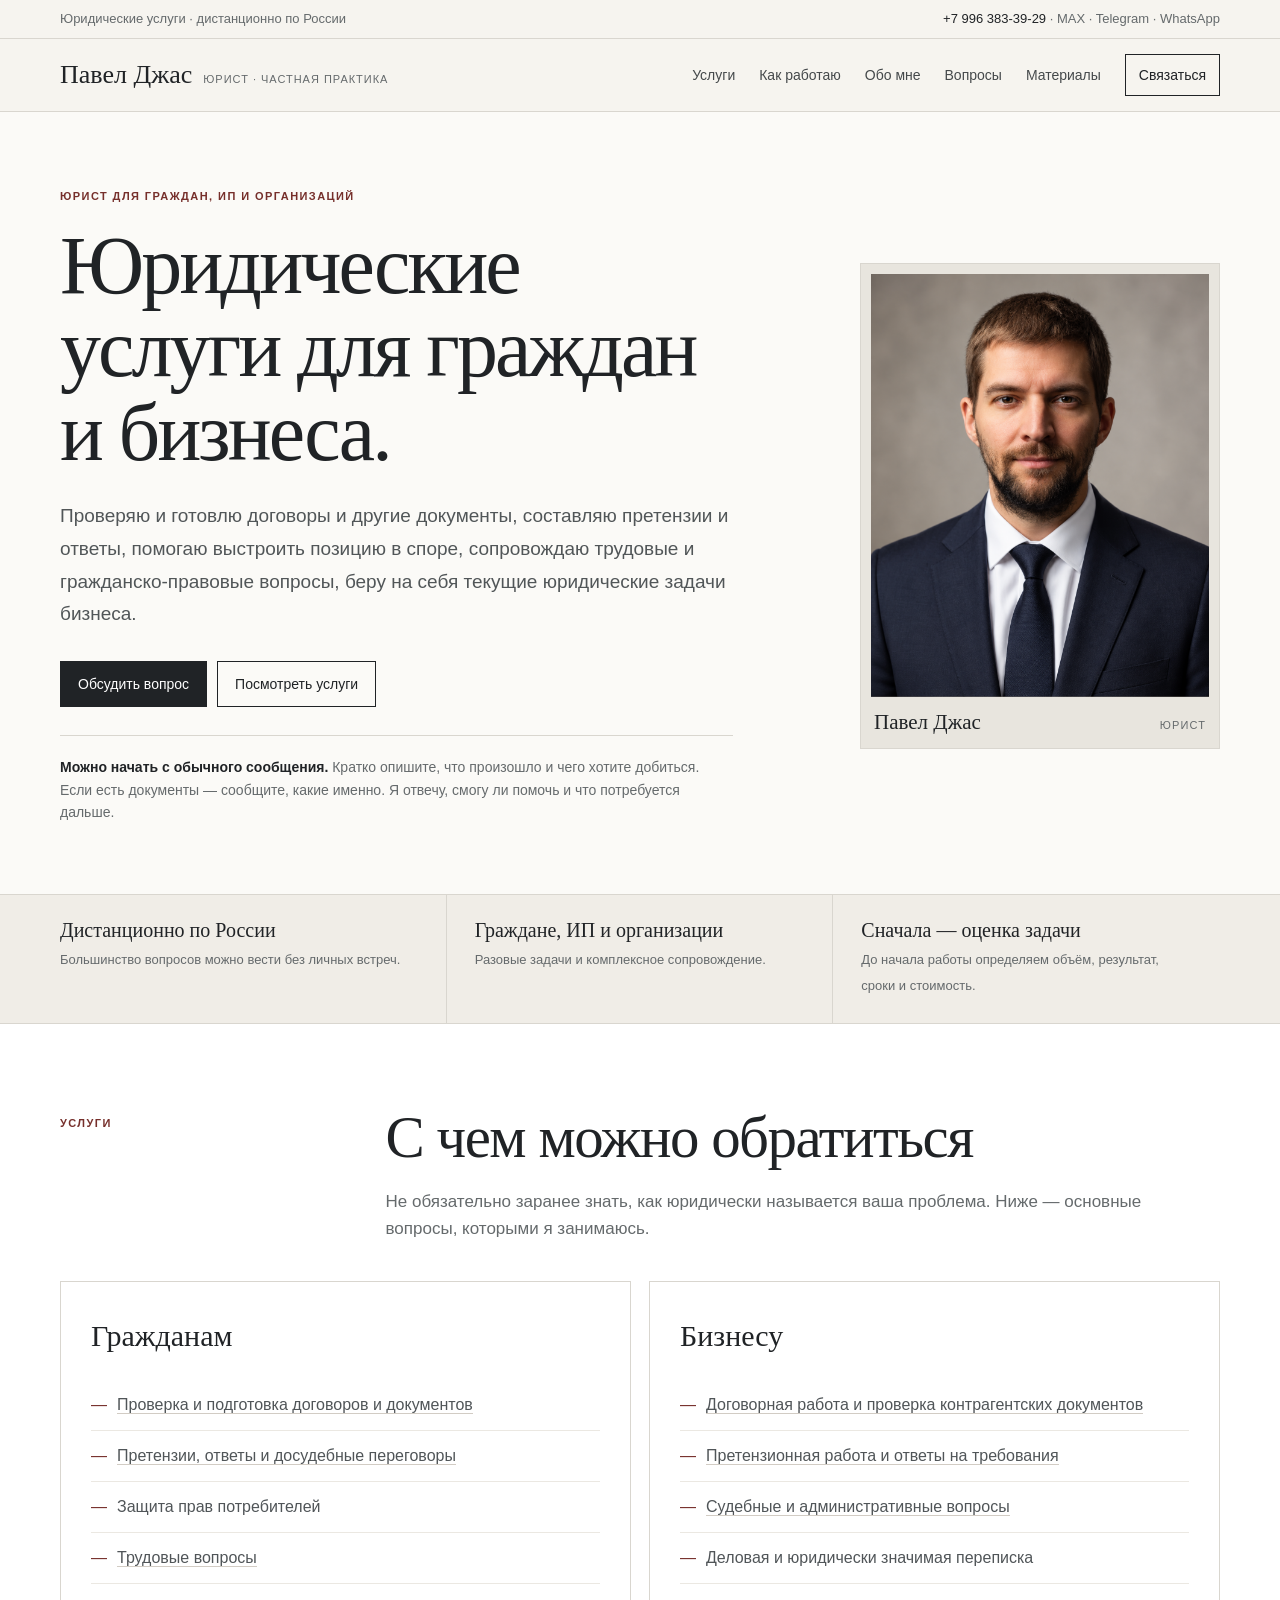
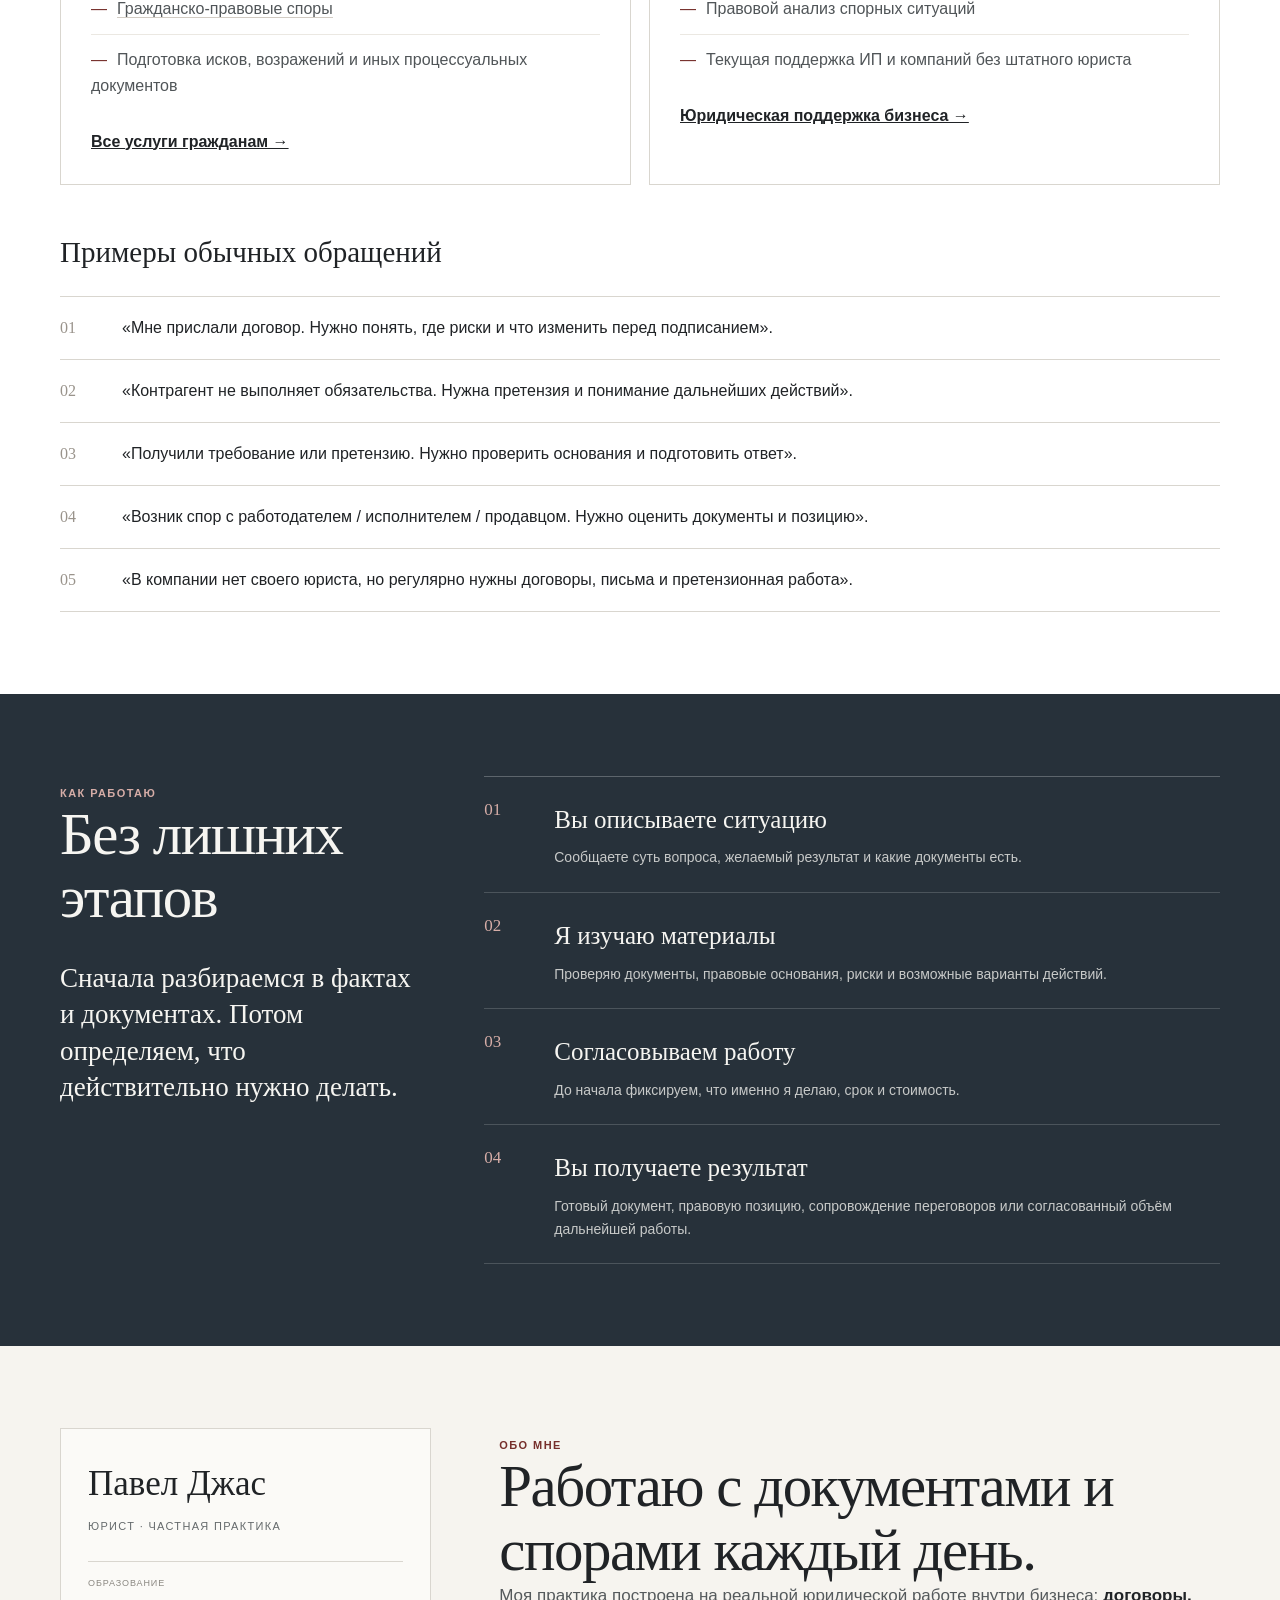
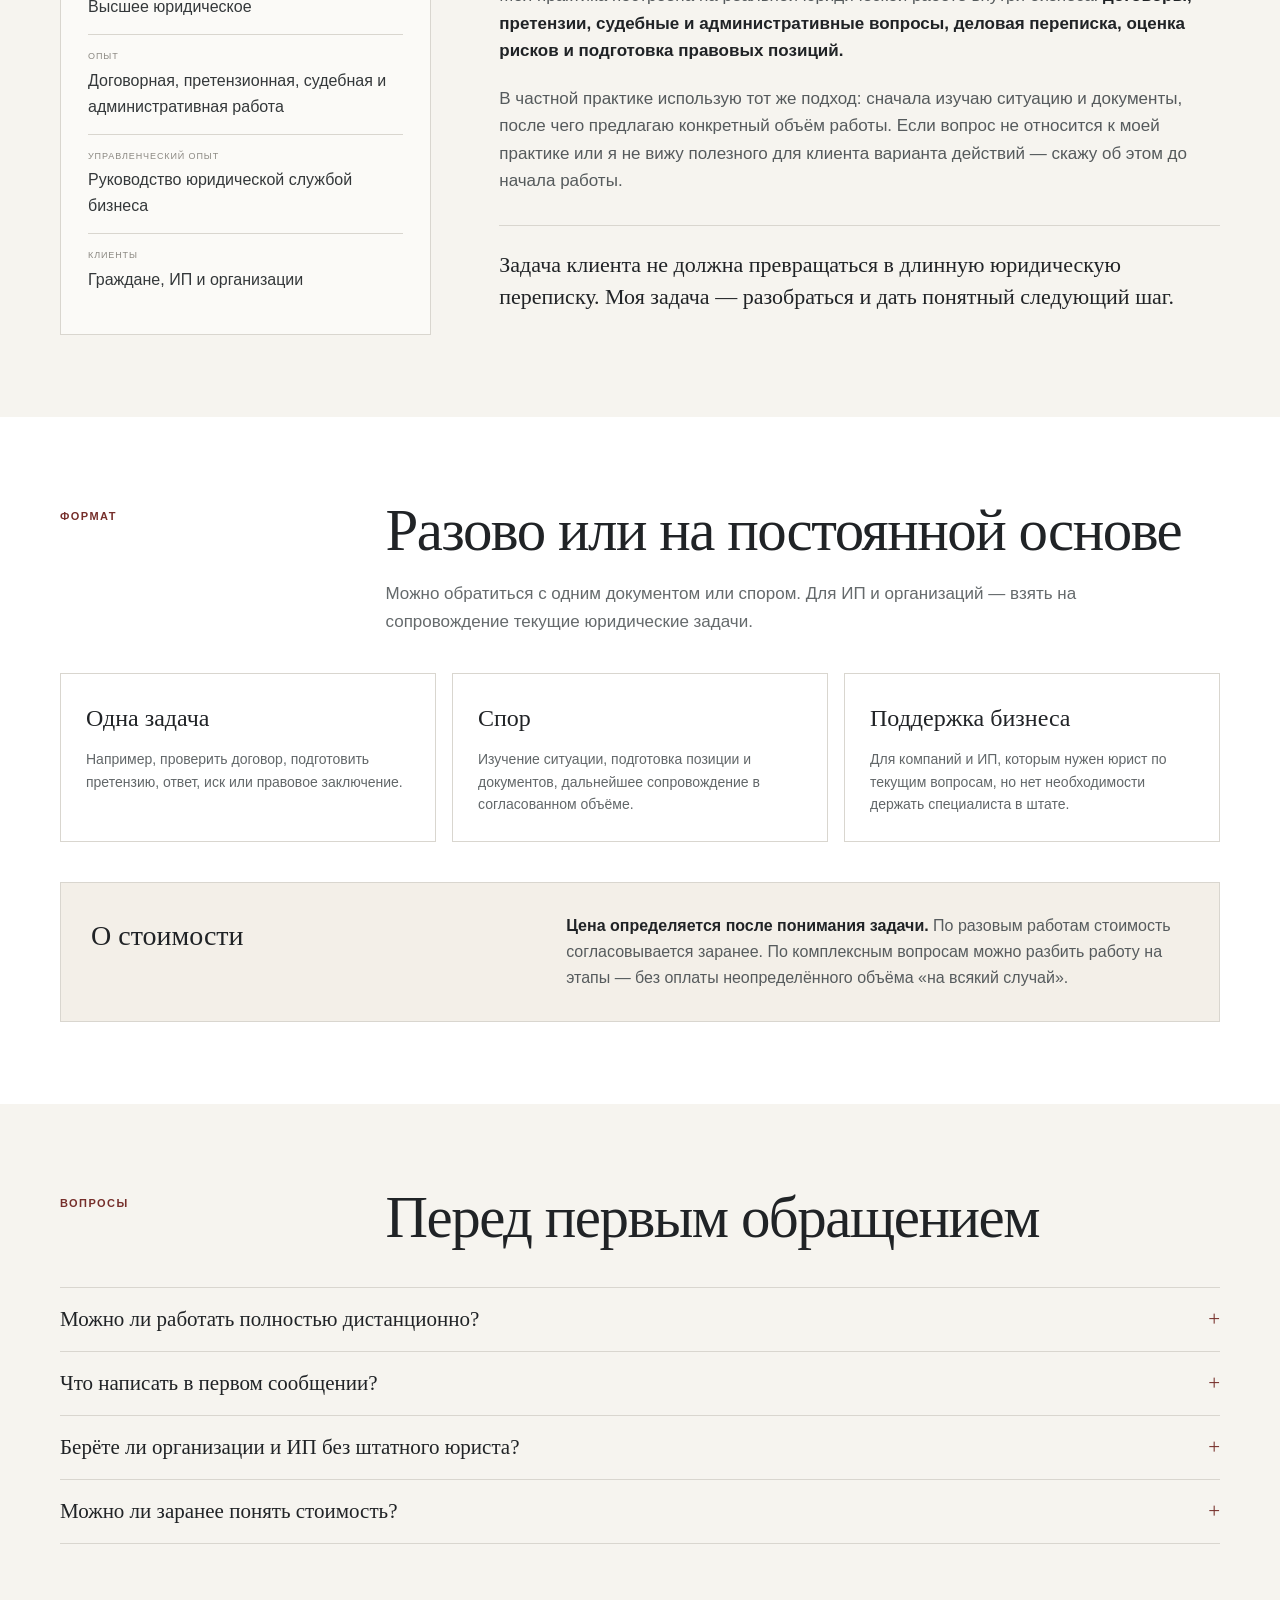
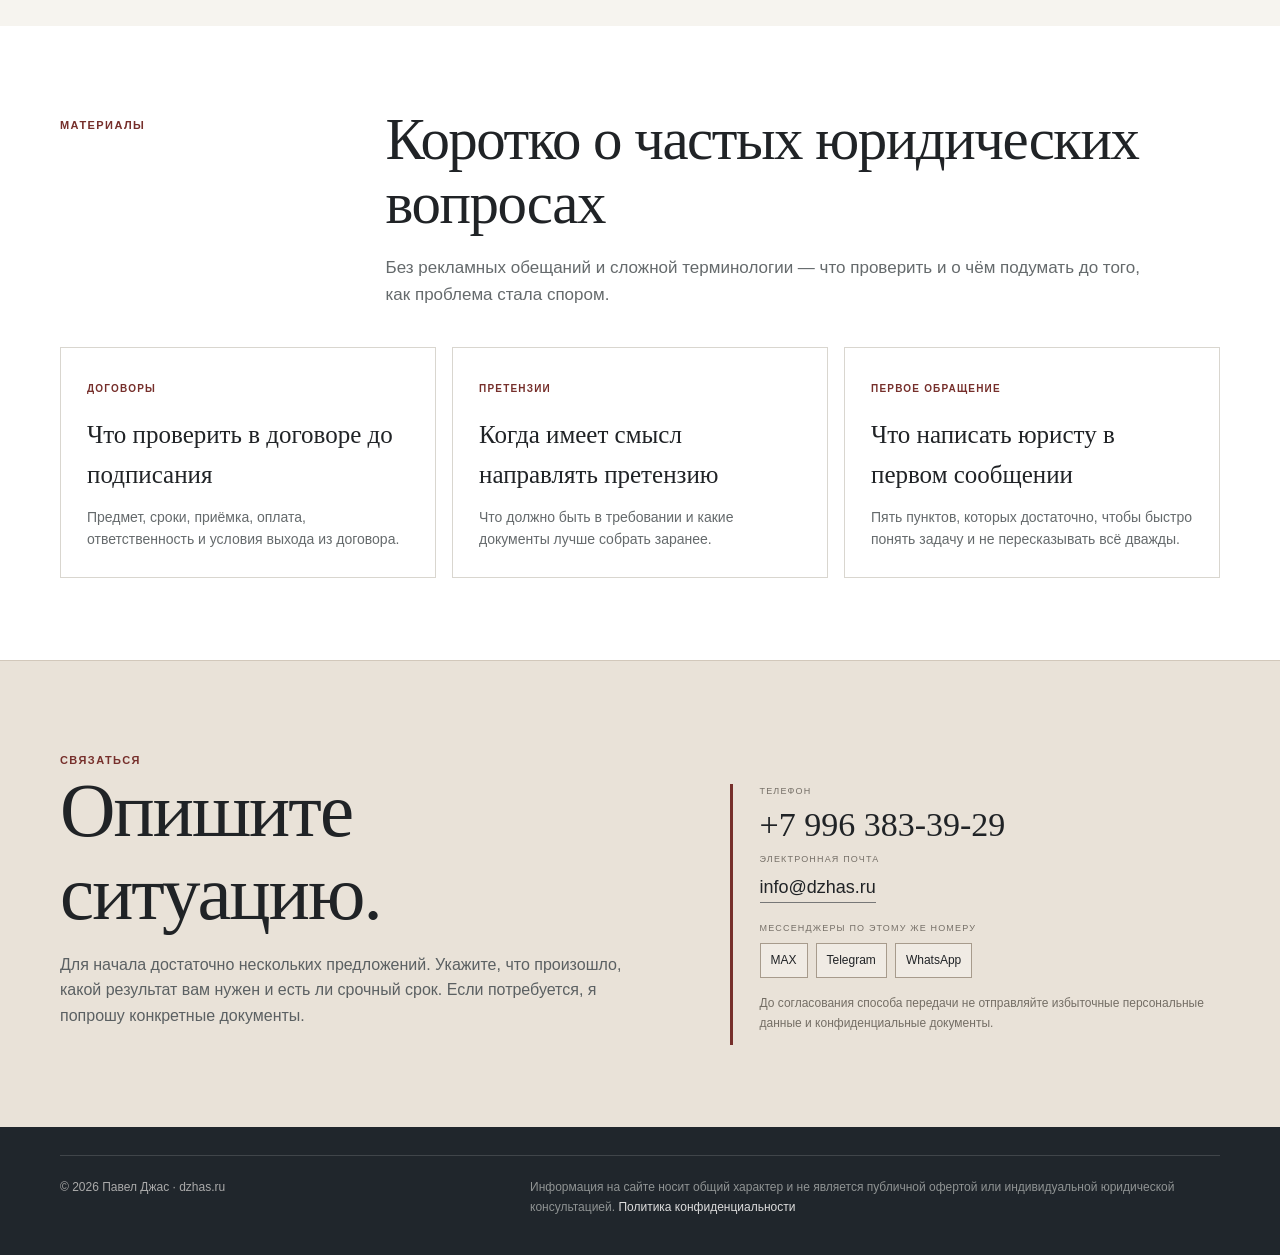
<file: index.html>
<!doctype html>
<html lang="ru">
<head>
  <meta charset="utf-8">
  <meta name="viewport" content="width=device-width,initial-scale=1">
  <meta name="theme-color" content="#f6f4ef">
  <title>Павел Джас — юридические услуги для граждан и бизнеса</title>
  <meta name="description" content="Юрист Павел Джас. Проверка и подготовка договоров и документов, претензии, споры, трудовые и гражданско-правовые вопросы, юридическая поддержка ИП и организаций.">
  <link rel="canonical" href="https://dzhas.ru/">
  <meta property="og:title" content="Павел Джас — юридические услуги">
  <meta property="og:description" content="Юридические услуги для граждан, ИП и организаций. Документы, договоры, претензии, споры и текущая юридическая поддержка.">
  <meta property="og:type" content="website">
  <meta property="og:url" content="https://dzhas.ru/">
  <meta property="og:locale" content="ru_RU">
  <meta property="og:image" content="https://dzhas.ru/og-preview.jpg?v=2">
  <meta property="og:image:width" content="1200">
  <meta property="og:image:height" content="630">
  <meta property="og:image:type" content="image/jpeg">
  <meta property="og:image:alt" content="Юридические услуги для граждан и бизнеса">
  <meta name="twitter:card" content="summary_large_image">
  <meta name="twitter:image" content="https://dzhas.ru/og-preview.jpg?v=2">

  <style>
    :root{
      --bg:#f6f4ef;
      --paper:#fff;
      --ink:#202326;
      --muted:#656a6c;
      --line:#d9d6cf;
      --accent:#762f2b;
      --accent2:#f0e7e2;
      --dark:#27313a;
      --max:1160px;
    }
    *{box-sizing:border-box}
    html{scroll-behavior:smooth}
    body{margin:0;background:var(--bg);color:var(--ink);font-family:Arial,Helvetica,sans-serif;font-size:16px;line-height:1.62;-webkit-font-smoothing:antialiased}
    a{color:inherit}.wrap{width:min(var(--max),calc(100% - 48px));margin:auto}
    .top{border-bottom:1px solid var(--line);font-size:13px;color:var(--muted)}
    .top .wrap{min-height:38px;display:flex;align-items:center;justify-content:space-between;gap:24px}.top a{text-decoration:none;color:var(--ink)}
    header{position:sticky;top:0;z-index:20;background:rgba(246,244,239,.96);backdrop-filter:blur(10px);border-bottom:1px solid var(--line)}
    nav{min-height:72px;display:flex;align-items:center;justify-content:space-between;gap:30px}
    .brand{text-decoration:none;display:flex;align-items:baseline;gap:11px}.brand b{font:normal 26px Georgia,"Times New Roman",serif}.brand span{font-size:11px;color:var(--muted);text-transform:uppercase;letter-spacing:.09em}
    .menu{display:flex;gap:24px;align-items:center}.menu a{text-decoration:none;font-size:14px;color:#45494b}.menu a:hover{color:var(--accent)}.menu .contact-link{border:1px solid var(--ink);padding:9px 13px;color:var(--ink)}

    .hero{background:#fbfaf7;border-bottom:1px solid var(--line);padding:76px 0 70px}
    .hero-grid{display:grid;grid-template-columns:1.18fr .72fr;gap:76px;align-items:center}
    .overline,.kicker{font-size:11px;text-transform:uppercase;letter-spacing:.13em;color:var(--accent);font-weight:bold}
    h1,h2,h3{font-family:Georgia,"Times New Roman",serif;font-weight:normal}
    h1{font-size:clamp(48px,6.4vw,82px);line-height:1.02;letter-spacing:-.035em;margin:18px 0 26px;max-width:790px}
    .lead{font-size:19px;line-height:1.72;color:#515658;max-width:750px;margin:0}
    .actions{display:flex;gap:10px;flex-wrap:wrap;margin-top:30px}.btn{display:inline-flex;align-items:center;justify-content:center;min-height:46px;padding:0 17px;border:1px solid var(--ink);text-decoration:none;font-size:14px}.btn.primary{background:var(--ink);color:white}.btn:hover{transform:translateY(-1px)}
    .direct{margin-top:28px;padding-top:20px;border-top:1px solid var(--line);font-size:14px;color:var(--muted)}.direct strong{color:var(--ink)}
    .portrait{margin:0 0 0 auto;background:#e8e5de;border:1px solid var(--line);padding:10px;width:100%;max-width:360px}.portrait img{display:block;width:100%;height:auto;max-width:100%;object-fit:contain;background:#dedbd5}.portrait figcaption{padding:13px 3px 3px;display:flex;justify-content:space-between;gap:15px;align-items:baseline}.portrait figcaption b{font:normal 21px Georgia,"Times New Roman",serif}.portrait figcaption span{font-size:11px;color:var(--muted);text-transform:uppercase;letter-spacing:.1em}

    .facts{border-bottom:1px solid var(--line);background:#f0ede7}.facts .wrap{display:grid;grid-template-columns:repeat(3,1fr)}.fact{padding:24px 28px 25px 0;border-right:1px solid var(--line)}.fact+.fact{padding-left:28px}.fact:last-child{border-right:0}.fact b{display:block;font:normal 20px Georgia,"Times New Roman",serif;margin-bottom:4px}.fact span{font-size:13px;color:var(--muted)}

    section{padding:82px 0}.white{background:#fff}.dark{background:var(--dark);color:#f6f5f1}
    .section-head{display:grid;grid-template-columns:.48fr 1.52fr;gap:62px;margin-bottom:38px}.kicker{padding-top:9px}.dark .kicker{color:#d6ada7}
    h2{font-size:clamp(38px,4.6vw,61px);line-height:1.08;letter-spacing:-.025em;margin:0}.intro{margin:18px 0 0;max-width:760px;color:var(--muted);font-size:17px}.dark .intro{color:#c7c9c8}

    .audience{display:grid;grid-template-columns:1fr 1fr;gap:18px;margin-top:36px}.audience-card{border:1px solid var(--line);padding:30px;background:#fff}.audience-card h3{font-size:30px;margin:0 0 20px}.audience-card ul{margin:0;padding:0;list-style:none}.audience-card li{padding:12px 0;border-top:1px solid #ebe8e2;color:#505558}.audience-card li:first-child{border-top:0}.audience-card li a{text-decoration:none;border-bottom:1px solid #d2ccc4}.audience-card li a:hover,.audience-card p a:hover{color:var(--accent)}.audience-card li:before{content:"—";margin-right:10px;color:var(--accent)}

    .examples{margin-top:44px}.examples h3{font-size:29px;margin:0 0 20px}.example-list{border-top:1px solid var(--line)}.example{display:grid;grid-template-columns:44px 1fr;gap:18px;border-bottom:1px solid var(--line);padding:18px 0}.example span{color:#99938b;font-family:Georgia,"Times New Roman",serif}.example p{margin:0;color:#505558}.example p b{font-weight:normal;color:var(--ink)}

    .process-grid{display:grid;grid-template-columns:.65fr 1.35fr;gap:70px}.process-note{font:normal 27px/1.35 Georgia,"Times New Roman",serif;margin-top:30px;max-width:390px}.steps{border-top:1px solid rgba(255,255,255,.25)}.step{display:grid;grid-template-columns:50px 1fr;gap:20px;padding:23px 0;border-bottom:1px solid rgba(255,255,255,.17)}.step .n{font:normal 17px Georgia,"Times New Roman",serif;color:#d6ada7}.step h3{font-size:25px;margin:0 0 6px}.step p{margin:0;color:#c7c9c8;font-size:14px}

    .about-grid{display:grid;grid-template-columns:.68fr 1.32fr;gap:68px}.bio-card{border:1px solid var(--line);background:#fbfaf7;padding:27px}.bio-card h3{font-size:35px;margin:0 0 5px}.bio-card .role{font-size:11px;text-transform:uppercase;letter-spacing:.12em;color:var(--muted);margin-bottom:25px}.bio-row{border-top:1px solid var(--line);padding:14px 0}.bio-row small{display:block;color:#8b8882;text-transform:uppercase;letter-spacing:.1em;font-size:9px;margin-bottom:4px}.bio-row span{color:#34383a}.about-copy p{font-size:17px;color:#555a5c;margin:0 0 20px}.about-copy strong{color:var(--ink)}.about-note{border-top:1px solid var(--line);padding-top:23px;margin-top:30px;font:normal 22px/1.45 Georgia,"Times New Roman",serif}

    .work-format{display:grid;grid-template-columns:repeat(3,1fr);gap:16px;margin-top:35px}.format{border:1px solid var(--line);padding:25px;background:#fff}.format h3{font-size:24px;margin:0 0 10px}.format p{margin:0;color:#626769;font-size:14px}

    .price-box{display:grid;grid-template-columns:.8fr 1.2fr;gap:60px;margin-top:40px;padding:30px;border:1px solid var(--line);background:#f3efe8}.price-box h3{font-size:28px;margin:0}.price-box p{margin:0;color:#565b5d}.price-box strong{color:var(--ink)}

    .faq{border-top:1px solid var(--line);margin-top:34px}details{border-bottom:1px solid var(--line);padding:19px 0}summary{cursor:pointer;list-style:none;font:normal 21px Georgia,"Times New Roman",serif}summary::-webkit-details-marker{display:none}summary:after{content:"+";float:right;color:var(--accent)}details[open] summary:after{content:"−"}details p{margin:13px 0 0;max-width:810px;color:#616668}

    .contact{background:#e9e2d8;border-top:1px solid #d2c8bb}.contact-grid{display:grid;grid-template-columns:1.1fr .9fr;gap:70px;align-items:end}.contact h2{font-size:clamp(48px,6vw,78px)}.contact p{max-width:660px;color:#5b6062}.contacts{border-left:3px solid var(--accent);padding-left:27px}.contacts small{display:block;font-size:9px;text-transform:uppercase;letter-spacing:.13em;color:#756f67;margin-bottom:7px}.phone{display:block;text-decoration:none;font:normal 34px Georgia,"Times New Roman",serif;margin-bottom:8px}.email{display:inline-block;text-decoration:none;border-bottom:1px solid #777;font-size:18px;margin-bottom:18px}.messengers{display:flex;gap:8px;flex-wrap:wrap}.tag{border:1px solid #a79b8c;padding:7px 10px;font-size:12px;text-decoration:none;background:rgba(255,255,255,.3)}.hint{font-size:12px!important;color:#746e65!important;margin-top:16px!important}

    .materials{display:grid;grid-template-columns:repeat(3,1fr);gap:16px;margin-top:34px}.material{border:1px solid var(--line);background:#fff;padding:26px;text-decoration:none;display:block}.material small{font-size:10px;text-transform:uppercase;letter-spacing:.12em;color:var(--accent);font-weight:bold}.material h3{font-size:25px;margin:15px 0 10px}.material p{margin:0;color:var(--muted);font-size:14px}.material:hover{border-color:#b9aea4;transform:translateY(-1px)}

    footer{background:#20262c;color:#aaa;padding:28px 0 38px;font-size:12px}.footer-grid{border-top:1px solid rgba(255,255,255,.14);padding-top:22px;display:flex;justify-content:space-between;gap:30px;flex-wrap:wrap}.legal{max-width:690px;color:#8f9393}footer a{color:#ddd;text-decoration:none}

    @media(max-width:900px){.materials{grid-template-columns:1fr}.hero-grid,.section-head,.process-grid,.about-grid,.contact-grid,.price-box{grid-template-columns:1fr;gap:38px}.audience,.work-format{grid-template-columns:1fr}.facts .wrap{grid-template-columns:1fr}.fact,.fact+.fact{padding:18px 0;border-right:0;border-bottom:1px solid var(--line)}.fact:last-child{border-bottom:0}.menu a:not(.contact-link){display:none}.portrait{max-width:560px}.about-grid{gap:30px}}
    @media(max-width:620px){.portrait{max-width:320px;margin:0 auto}.wrap{width:min(var(--max),calc(100% - 30px))}.top .wrap{flex-direction:column;align-items:flex-start;gap:1px;padding:7px 0}.brand span{display:none}.hero{padding:56px 0 50px}h1{font-size:48px}section{padding:62px 0}.menu .contact-link{font-size:12px;padding:8px 10px}.section-head{gap:20px}.contact h2{font-size:47px}.phone{font-size:28px}}
  </style>
  <script type="application/ld+json">{"@context":"https://schema.org","@type":"LegalService","name":"Павел Джас — юридические услуги","url":"https://dzhas.ru/","email":"info@dzhas.ru","telephone":"+7-996-383-39-29","areaServed":"RU","founder":{"@type":"Person","name":"Павел Джас","jobTitle":"Юрист"}}</script>
</head>
<body>
<div class="top"><div class="wrap"><span>Юридические услуги · дистанционно по России</span><span><a href="tel:+79963833929">+7 996 383-39-29</a> · MAX · Telegram · WhatsApp</span></div></div>
<header><div class="wrap"><nav><a class="brand" href="#top"><b>Павел Джас</b><span>юрист · частная практика</span></a><div class="menu"><a href="#services">Услуги</a><a href="#process">Как работаю</a><a href="#about">Обо мне</a><a href="#faq">Вопросы</a><a href="#materials">Материалы</a><a class="contact-link" href="#contact">Связаться</a></div></nav></div></header>

<main id="top">
<section class="hero"><div class="wrap hero-grid">
  <div>
    <div class="overline">Юрист для граждан, ИП и организаций</div>
    <h1>Юридические услуги для граждан и бизнеса.</h1>
    <p class="lead">Проверяю и готовлю договоры и другие документы, составляю претензии и ответы, помогаю выстроить позицию в споре, сопровождаю трудовые и гражданско-правовые вопросы, беру на себя текущие юридические задачи бизнеса.</p>
    <div class="actions"><a class="btn primary" href="#contact">Обсудить вопрос</a><a class="btn" href="#services">Посмотреть услуги</a></div>
    <div class="direct"><strong>Можно начать с обычного сообщения.</strong> Кратко опишите, что произошло и чего хотите добиться. Если есть документы — сообщите, какие именно. Я отвечу, смогу ли помочь и что потребуется дальше.</div>
  </div>
  <figure class="portrait"><img src="/pavel-dzhas.png" alt="Павел Джас, юрист" fetchpriority="high" decoding="async"><figcaption><b>Павел Джас</b><span>юрист</span></figcaption></figure>
</div></section>

<div class="facts"><div class="wrap"><div class="fact"><b>Дистанционно по России</b><span>Большинство вопросов можно вести без личных встреч.</span></div><div class="fact"><b>Граждане, ИП и организации</b><span>Разовые задачи и комплексное сопровождение.</span></div><div class="fact"><b>Сначала — оценка задачи</b><span>До начала работы определяем объём, результат, сроки и стоимость.</span></div></div></div>

<section class="white" id="services"><div class="wrap">
  <div class="section-head"><div class="kicker">Услуги</div><div><h2>С чем можно обратиться</h2><p class="intro">Не обязательно заранее знать, как юридически называется ваша проблема. Ниже — основные вопросы, которыми я занимаюсь.</p></div></div>
  <div class="audience">
    <div class="audience-card"><h3>Гражданам</h3><ul><li><a href="/contracts.html">Проверка и подготовка договоров и документов</a></li><li><a href="/claims.html">Претензии, ответы и досудебные переговоры</a></li><li>Защита прав потребителей</li><li><a href="/labor.html">Трудовые вопросы</a></li><li><a href="/disputes.html">Гражданско-правовые споры</a></li><li>Подготовка исков, возражений и иных процессуальных документов</li></ul><p style="margin:18px 0 0"><a href="/citizens.html"><strong>Все услуги гражданам →</strong></a></p></div>
    <div class="audience-card"><h3>Бизнесу</h3><ul><li><a href="/contracts.html">Договорная работа и проверка контрагентских документов</a></li><li><a href="/claims.html">Претензионная работа и ответы на требования</a></li><li><a href="/disputes.html">Судебные и административные вопросы</a></li><li>Деловая и юридически значимая переписка</li><li>Правовой анализ спорных ситуаций</li><li>Текущая поддержка ИП и компаний без штатного юриста</li></ul><p style="margin:18px 0 0"><a href="/business.html"><strong>Юридическая поддержка бизнеса →</strong></a></p></div>
  </div>
  <div class="examples"><h3>Примеры обычных обращений</h3><div class="example-list">
    <div class="example"><span>01</span><p><b>«Мне прислали договор. Нужно понять, где риски и что изменить перед подписанием».</b></p></div>
    <div class="example"><span>02</span><p><b>«Контрагент не выполняет обязательства. Нужна претензия и понимание дальнейших действий».</b></p></div>
    <div class="example"><span>03</span><p><b>«Получили требование или претензию. Нужно проверить основания и подготовить ответ».</b></p></div>
    <div class="example"><span>04</span><p><b>«Возник спор с работодателем / исполнителем / продавцом. Нужно оценить документы и позицию».</b></p></div>
    <div class="example"><span>05</span><p><b>«В компании нет своего юриста, но регулярно нужны договоры, письма и претензионная работа».</b></p></div>
  </div>
</div></section>

<section class="dark" id="process"><div class="wrap process-grid">
  <div><div class="kicker">Как работаю</div><h2>Без лишних этапов</h2><div class="process-note">Сначала разбираемся в фактах и документах. Потом определяем, что действительно нужно делать.</div></div>
  <div class="steps"><div class="step"><div class="n">01</div><div><h3>Вы описываете ситуацию</h3><p>Сообщаете суть вопроса, желаемый результат и какие документы есть.</p></div></div><div class="step"><div class="n">02</div><div><h3>Я изучаю материалы</h3><p>Проверяю документы, правовые основания, риски и возможные варианты действий.</p></div></div><div class="step"><div class="n">03</div><div><h3>Согласовываем работу</h3><p>До начала фиксируем, что именно я делаю, срок и стоимость.</p></div></div><div class="step"><div class="n">04</div><div><h3>Вы получаете результат</h3><p>Готовый документ, правовую позицию, сопровождение переговоров или согласованный объём дальнейшей работы.</p></div></div></div>
</div></section>

<section id="about"><div class="wrap about-grid">
  <div class="bio-card"><h3>Павел Джас</h3><div class="role">юрист · частная практика</div><div class="bio-row"><small>Образование</small><span>Высшее юридическое</span></div><div class="bio-row"><small>Опыт</small><span>Договорная, претензионная, судебная и административная работа</span></div><div class="bio-row"><small>Управленческий опыт</small><span>Руководство юридической службой бизнеса</span></div><div class="bio-row"><small>Клиенты</small><span>Граждане, ИП и организации</span></div></div>
  <div class="about-copy"><div class="kicker">Обо мне</div><h2>Работаю с документами и спорами каждый день.</h2><p>Моя практика построена на реальной юридической работе внутри бизнеса: <strong>договоры, претензии, судебные и административные вопросы, деловая переписка, оценка рисков и подготовка правовых позиций.</strong></p><p>В частной практике использую тот же подход: сначала изучаю ситуацию и документы, после чего предлагаю конкретный объём работы. Если вопрос не относится к моей практике или я не вижу полезного для клиента варианта действий — скажу об этом до начала работы.</p><div class="about-note">Задача клиента не должна превращаться в длинную юридическую переписку. Моя задача — разобраться и дать понятный следующий шаг.</div></div>
</div></section>

<section class="white"><div class="wrap"><div class="section-head"><div class="kicker">Формат</div><div><h2>Разово или на постоянной основе</h2><p class="intro">Можно обратиться с одним документом или спором. Для ИП и организаций — взять на сопровождение текущие юридические задачи.</p></div></div><div class="work-format"><div class="format"><h3>Одна задача</h3><p>Например, проверить договор, подготовить претензию, ответ, иск или правовое заключение.</p></div><div class="format"><h3>Спор</h3><p>Изучение ситуации, подготовка позиции и документов, дальнейшее сопровождение в согласованном объёме.</p></div><div class="format"><h3>Поддержка бизнеса</h3><p>Для компаний и ИП, которым нужен юрист по текущим вопросам, но нет необходимости держать специалиста в штате.</p></div></div><div class="price-box"><h3>О стоимости</h3><p><strong>Цена определяется после понимания задачи.</strong> По разовым работам стоимость согласовывается заранее. По комплексным вопросам можно разбить работу на этапы — без оплаты неопределённого объёма «на всякий случай».</p></div></div></section>

<section id="faq"><div class="wrap"><div class="section-head"><div class="kicker">Вопросы</div><div><h2>Перед первым обращением</h2></div></div><div class="faq"><details><summary>Можно ли работать полностью дистанционно?</summary><p>Да. Документы можно передавать электронно, обсуждение вести по телефону или в мессенджере. Если конкретная задача требует личного участия, это обсуждается отдельно.</p></details><details><summary>Что написать в первом сообщении?</summary><p>Достаточно коротко: что произошло, чего хотите добиться, есть ли сроки и какие документы имеются. Не нужно заранее формулировать правовую квалификацию проблемы.</p></details><details><summary>Берёте ли организации и ИП без штатного юриста?</summary><p>Да. Возможны как отдельные поручения, так и регулярная договорная, претензионная и иная текущая юридическая работа.</p></details><details><summary>Можно ли заранее понять стоимость?</summary><p>После первичного описания задачи и, если нужно, просмотра документов я смогу определить объём работы и назвать стоимость до начала выполнения поручения.</p></details></div></div></section>


<section class="white" id="materials"><div class="wrap">
  <div class="section-head"><div class="kicker">Материалы</div><div><h2>Коротко о частых юридических вопросах</h2><p class="intro">Без рекламных обещаний и сложной терминологии — что проверить и о чём подумать до того, как проблема стала спором.</p></div></div>
  <div class="materials">
    <a class="material" href="/materials/contract-check.html"><small>Договоры</small><h3>Что проверить в договоре до подписания</h3><p>Предмет, сроки, приёмка, оплата, ответственность и условия выхода из договора.</p></a>
    <a class="material" href="/materials/claim.html"><small>Претензии</small><h3>Когда имеет смысл направлять претензию</h3><p>Что должно быть в требовании и какие документы лучше собрать заранее.</p></a>
    <a class="material" href="/materials/first-message.html"><small>Первое обращение</small><h3>Что написать юристу в первом сообщении</h3><p>Пять пунктов, которых достаточно, чтобы быстро понять задачу и не пересказывать всё дважды.</p></a>
  </div>
</div></section>

<section class="contact" id="contact"><div class="wrap contact-grid"><div><div class="kicker">Связаться</div><h2>Опишите ситуацию.</h2><p>Для начала достаточно нескольких предложений. Укажите, что произошло, какой результат вам нужен и есть ли срочный срок. Если потребуется, я попрошу конкретные документы.</p></div><div class="contacts"><small>Телефон</small><a class="phone" href="tel:+79963833929">+7 996 383‑39‑29</a><small>Электронная почта</small><a class="email" href="mailto:info@dzhas.ru">info@dzhas.ru</a><small>Мессенджеры по этому же номеру</small><div class="messengers"><span class="tag">MAX</span><span class="tag">Telegram</span><a class="tag" href="https://wa.me/79963833929" rel="noopener">WhatsApp</a></div><p class="hint">До согласования способа передачи не отправляйте избыточные персональные данные и конфиденциальные документы.</p></div></div></section>
</main>
<footer><div class="wrap footer-grid"><div>© 2026 Павел Джас · dzhas.ru</div><div class="legal">Информация на сайте носит общий характер и не является публичной офертой или индивидуальной юридической консультацией. <a href="/privacy.html">Политика конфиденциальности</a></div></div></footer>
</body></html>
</file>
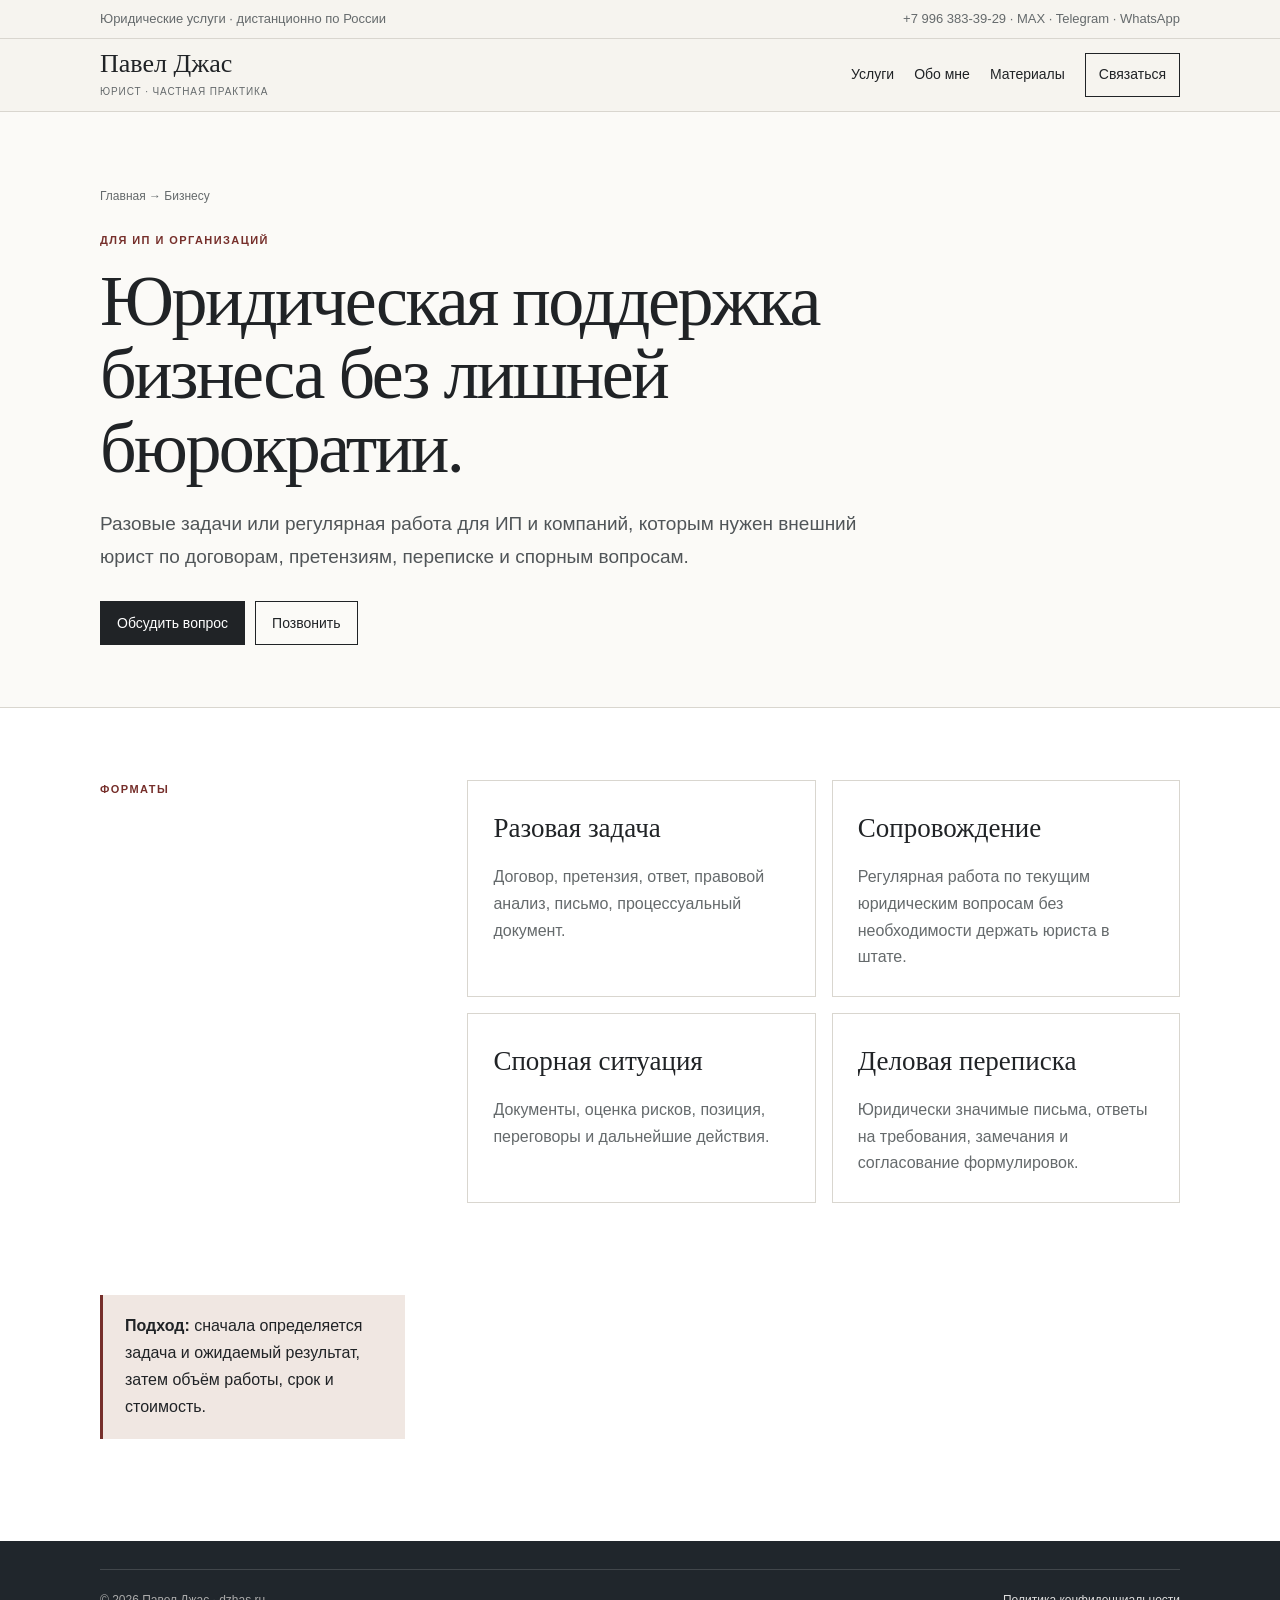
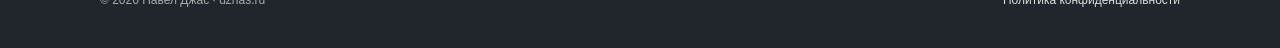
<file: business.html>
<!doctype html>
<html lang="ru"><head>
<meta charset="utf-8"><meta name="viewport" content="width=device-width,initial-scale=1">
<title>Юридическая поддержка бизнеса — Павел Джас</title><meta name="description" content="Юридическая поддержка ИП и организаций: договорная, претензионная, судебная и административная работа, деловая переписка и текущие юридические задачи.">
<link rel="canonical" href="https://dzhas.ru/business.html">
<link rel="stylesheet" href="/site.css">
</head><body>
<div class="top"><div class="wrap"><span>Юридические услуги · дистанционно по России</span><span><a href="tel:+79963833929">+7 996 383-39-29</a> · MAX · Telegram · WhatsApp</span></div></div>
<header><div class="wrap"><nav><a class="brand" href="/"><b>Павел Джас</b><span>юрист · частная практика</span></a><div class="menu"><a href="/#services">Услуги</a><a href="/#about">Обо мне</a><a href="/#materials">Материалы</a><a class="cta" href="/#contact">Связаться</a></div></nav></div></header>
<main><section class="hero"><div class="wrap"><div class="crumb"><a href="/">Главная</a> → Бизнесу</div><div class="eyebrow">Для ИП и организаций</div><h1>Юридическая поддержка бизнеса без лишней бюрократии.</h1><p class="lead">Разовые задачи или регулярная работа для ИП и компаний, которым нужен внешний юрист по договорам, претензиям, переписке и спорным вопросам.</p><div class="buttons"><a class="btn primary" href="/#contact">Обсудить вопрос</a><a class="btn" href="tel:+79963833929">Позвонить</a></div></div></section><section class="white"><div class="wrap grid"><div class="kicker">Форматы</div><div class="cards">
<div class="card"><h3>Разовая задача</h3><p>Договор, претензия, ответ, правовой анализ, письмо, процессуальный документ.</p></div>
<div class="card"><h3>Сопровождение</h3><p>Регулярная работа по текущим юридическим вопросам без необходимости держать юриста в штате.</p></div>
<div class="card"><h3>Спорная ситуация</h3><p>Документы, оценка рисков, позиция, переговоры и дальнейшие действия.</p></div>
<div class="card"><h3>Деловая переписка</h3><p>Юридически значимые письма, ответы на требования, замечания и согласование формулировок.</p></div>
</div><div class="note"><strong>Подход:</strong> сначала определяется задача и ожидаемый результат, затем объём работы, срок и стоимость.</div></div></div></section>
</main>
<footer><div class="wrap footer"><div>© 2026 Павел Джас · dzhas.ru</div><div><a href="/privacy.html">Политика конфиденциальности</a></div></div></footer>
</body></html>
</file>
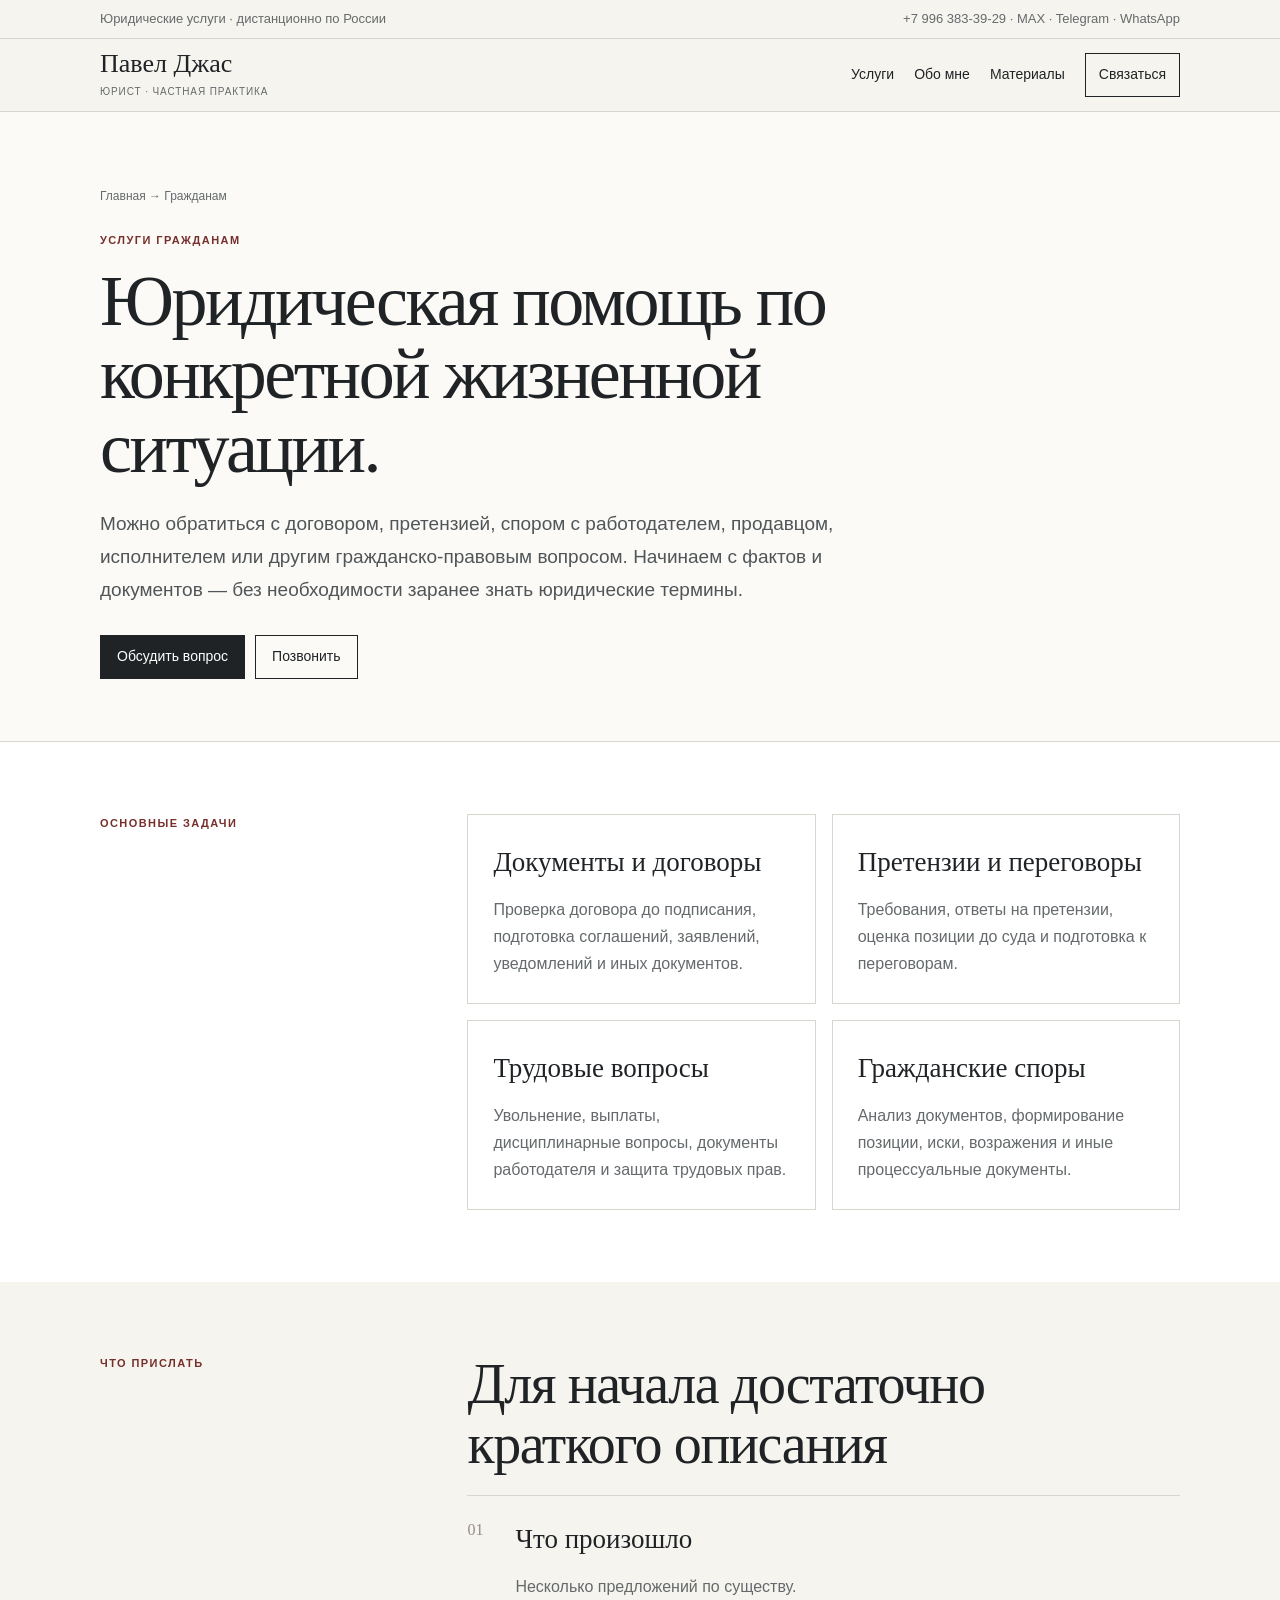
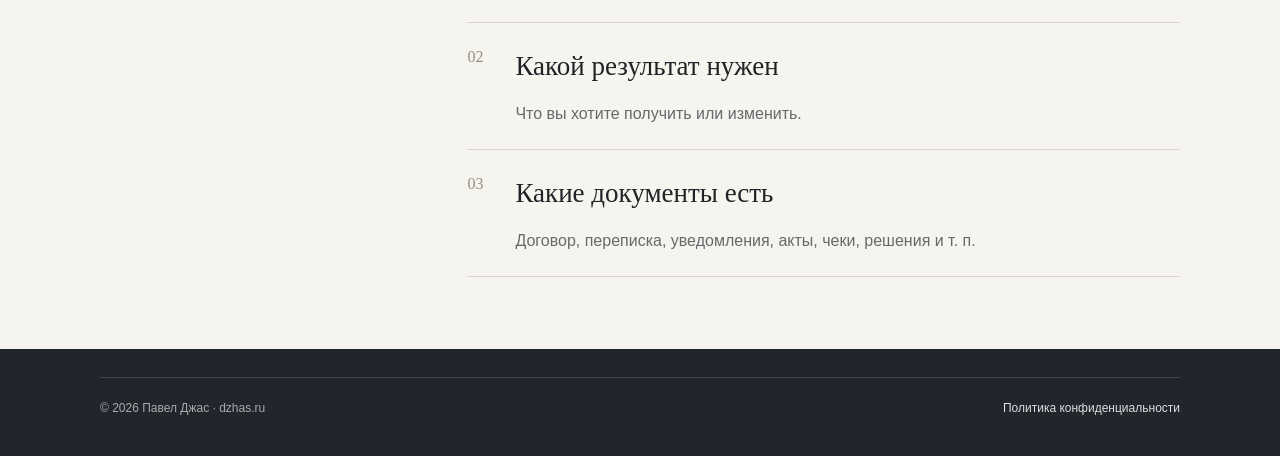
<file: citizens.html>
<!doctype html>
<html lang="ru"><head>
<meta charset="utf-8"><meta name="viewport" content="width=device-width,initial-scale=1">
<title>Юридические услуги гражданам — Павел Джас</title><meta name="description" content="Юридическая помощь гражданам: договоры, претензии, защита прав потребителей, трудовые вопросы, гражданско-правовые споры и процессуальные документы.">
<link rel="canonical" href="https://dzhas.ru/citizens.html">
<link rel="stylesheet" href="/site.css">
</head><body>
<div class="top"><div class="wrap"><span>Юридические услуги · дистанционно по России</span><span><a href="tel:+79963833929">+7 996 383-39-29</a> · MAX · Telegram · WhatsApp</span></div></div>
<header><div class="wrap"><nav><a class="brand" href="/"><b>Павел Джас</b><span>юрист · частная практика</span></a><div class="menu"><a href="/#services">Услуги</a><a href="/#about">Обо мне</a><a href="/#materials">Материалы</a><a class="cta" href="/#contact">Связаться</a></div></nav></div></header>
<main><section class="hero"><div class="wrap"><div class="crumb"><a href="/">Главная</a> → Гражданам</div><div class="eyebrow">Услуги гражданам</div><h1>Юридическая помощь по конкретной жизненной ситуации.</h1><p class="lead">Можно обратиться с договором, претензией, спором с работодателем, продавцом, исполнителем или другим гражданско-правовым вопросом. Начинаем с фактов и документов — без необходимости заранее знать юридические термины.</p><div class="buttons"><a class="btn primary" href="/#contact">Обсудить вопрос</a><a class="btn" href="tel:+79963833929">Позвонить</a></div></div></section><section class="white"><div class="wrap grid"><div class="kicker">Основные задачи</div><div class="cards">
<div class="card"><h3>Документы и договоры</h3><p>Проверка договора до подписания, подготовка соглашений, заявлений, уведомлений и иных документов.</p></div>
<div class="card"><h3>Претензии и переговоры</h3><p>Требования, ответы на претензии, оценка позиции до суда и подготовка к переговорам.</p></div>
<div class="card"><h3>Трудовые вопросы</h3><p>Увольнение, выплаты, дисциплинарные вопросы, документы работодателя и защита трудовых прав.</p></div>
<div class="card"><h3>Гражданские споры</h3><p>Анализ документов, формирование позиции, иски, возражения и иные процессуальные документы.</p></div>
</div></div></section>
<section><div class="wrap grid"><div class="kicker">Что прислать</div><div><h2>Для начала достаточно краткого описания</h2><div class="list">
<div class="item"><span class="num">01</span><div><h3>Что произошло</h3><p>Несколько предложений по существу.</p></div></div>
<div class="item"><span class="num">02</span><div><h3>Какой результат нужен</h3><p>Что вы хотите получить или изменить.</p></div></div>
<div class="item"><span class="num">03</span><div><h3>Какие документы есть</h3><p>Договор, переписка, уведомления, акты, чеки, решения и т. п.</p></div></div>
</div></div></div></section>
</main>
<footer><div class="wrap footer"><div>© 2026 Павел Джас · dzhas.ru</div><div><a href="/privacy.html">Политика конфиденциальности</a></div></div></footer>
</body></html>
</file>
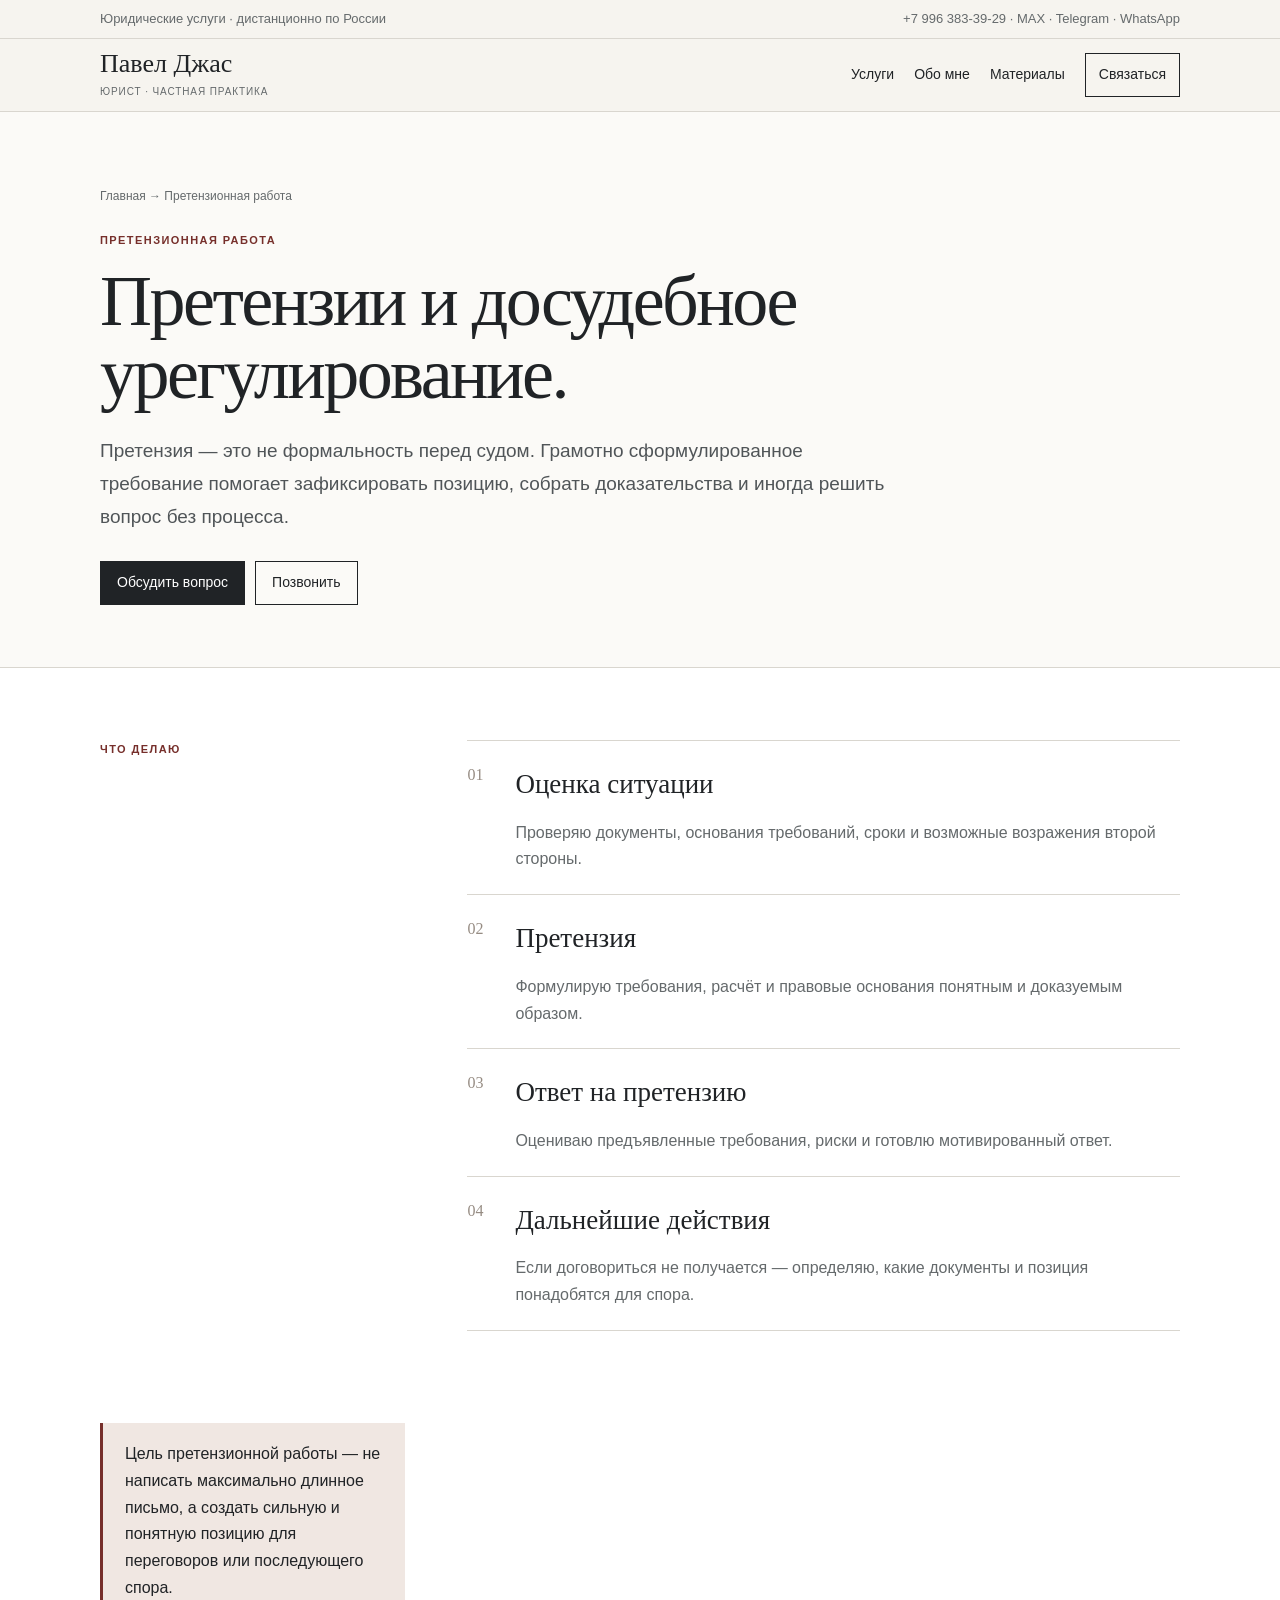
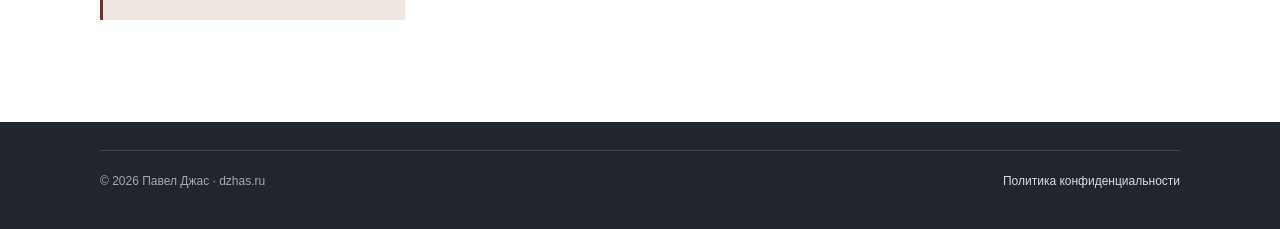
<file: claims.html>
<!doctype html><html lang="ru"><head><meta charset="utf-8"><meta name="viewport" content="width=device-width,initial-scale=1"><title>Претензионная работа — Павел Джас</title><meta name="description" content="Подготовка претензий и ответов, оценка требований, переговорная позиция и подготовка к спору."><link rel="stylesheet" href="/site.css"></head><body><div class="top"><div class="wrap"><span>Юридические услуги · дистанционно по России</span><span><a href="tel:+79963833929">+7 996 383-39-29</a> · MAX · Telegram · WhatsApp</span></div></div><header><div class="wrap"><nav><a class="brand" href="/"><b>Павел Джас</b><span>юрист · частная практика</span></a><div class="menu"><a href="/#services">Услуги</a><a href="/#about">Обо мне</a><a href="/#materials">Материалы</a><a class="cta" href="/#contact">Связаться</a></div></nav></div></header><main><section class="hero"><div class="wrap"><div class="crumb"><a href="/">Главная</a> → Претензионная работа</div><div class="eyebrow">Претензионная работа</div><h1>Претензии и досудебное урегулирование.</h1><p class="lead">Претензия — это не формальность перед судом. Грамотно сформулированное требование помогает зафиксировать позицию, собрать доказательства и иногда решить вопрос без процесса.</p><div class="buttons"><a class="btn primary" href="/#contact">Обсудить вопрос</a><a class="btn" href="tel:+79963833929">Позвонить</a></div></div></section><section class="white"><div class="wrap grid"><div class="kicker">Что делаю</div><div class="list"><div class="item"><span class="num">01</span><div><h3>Оценка ситуации</h3><p>Проверяю документы, основания требований, сроки и возможные возражения второй стороны.</p></div></div><div class="item"><span class="num">02</span><div><h3>Претензия</h3><p>Формулирую требования, расчёт и правовые основания понятным и доказуемым образом.</p></div></div><div class="item"><span class="num">03</span><div><h3>Ответ на претензию</h3><p>Оцениваю предъявленные требования, риски и готовлю мотивированный ответ.</p></div></div><div class="item"><span class="num">04</span><div><h3>Дальнейшие действия</h3><p>Если договориться не получается — определяю, какие документы и позиция понадобятся для спора.</p></div></div></div><div class="note">Цель претензионной работы — не написать максимально длинное письмо, а создать сильную и понятную позицию для переговоров или последующего спора.</div></div></section></main><footer><div class="wrap footer"><div>© 2026 Павел Джас · dzhas.ru</div><div><a href="/privacy.html">Политика конфиденциальности</a></div></div></footer></body></html>
</file>
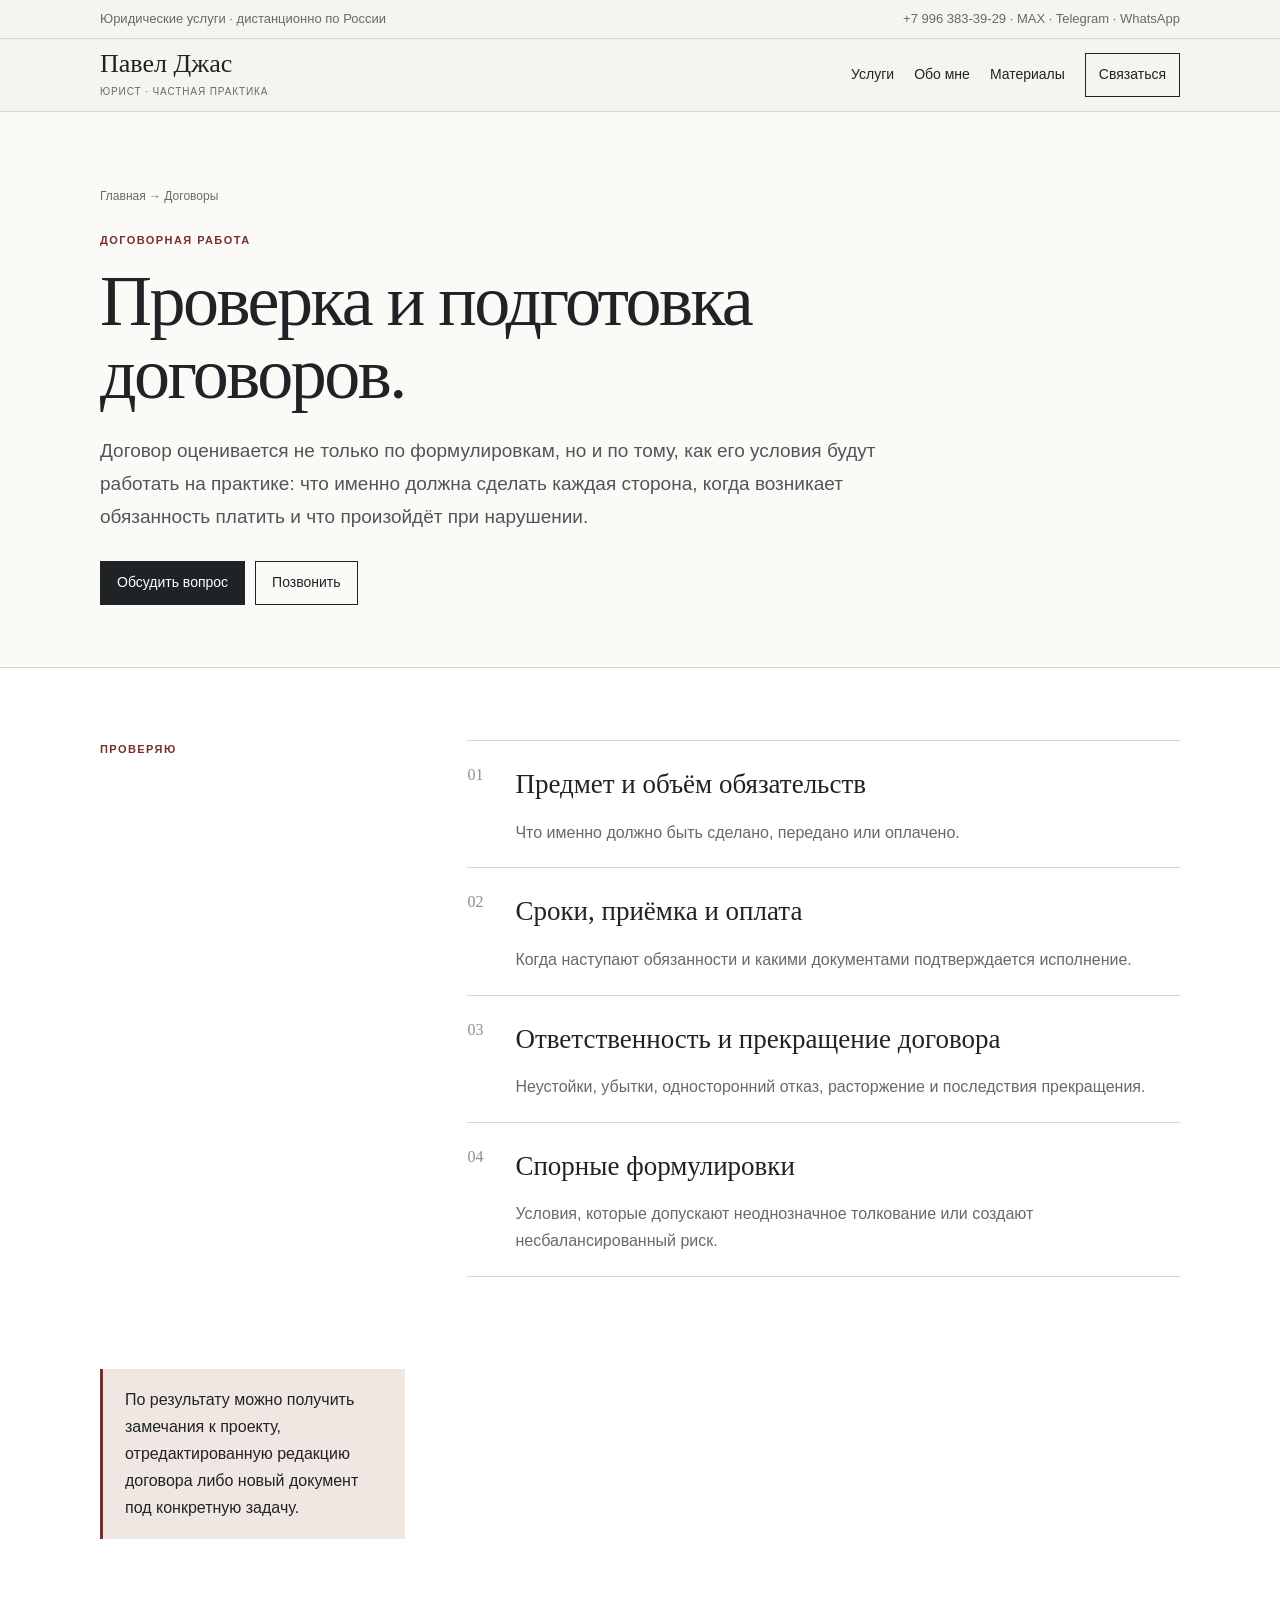
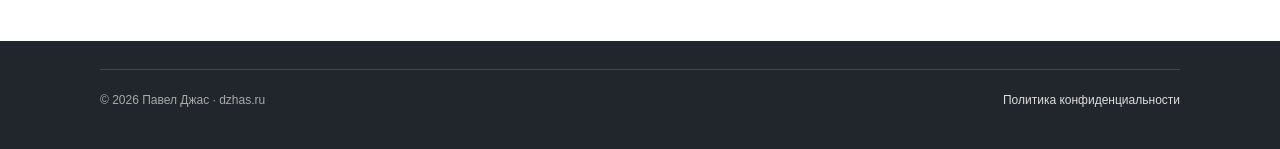
<file: contracts.html>
<!doctype html>
<html lang="ru"><head>
<meta charset="utf-8"><meta name="viewport" content="width=device-width,initial-scale=1">
<title>Проверка и подготовка договоров — Павел Джас</title><meta name="description" content="Проверка и подготовка договоров: риски, предмет, сроки, порядок оплаты и приёмки, ответственность, расторжение и спорные условия.">
<link rel="canonical" href="https://dzhas.ru/contracts.html">
<link rel="stylesheet" href="/site.css">
</head><body>
<div class="top"><div class="wrap"><span>Юридические услуги · дистанционно по России</span><span><a href="tel:+79963833929">+7 996 383-39-29</a> · MAX · Telegram · WhatsApp</span></div></div>
<header><div class="wrap"><nav><a class="brand" href="/"><b>Павел Джас</b><span>юрист · частная практика</span></a><div class="menu"><a href="/#services">Услуги</a><a href="/#about">Обо мне</a><a href="/#materials">Материалы</a><a class="cta" href="/#contact">Связаться</a></div></nav></div></header>
<main><section class="hero"><div class="wrap"><div class="crumb"><a href="/">Главная</a> → Договоры</div><div class="eyebrow">Договорная работа</div><h1>Проверка и подготовка договоров.</h1><p class="lead">Договор оценивается не только по формулировкам, но и по тому, как его условия будут работать на практике: что именно должна сделать каждая сторона, когда возникает обязанность платить и что произойдёт при нарушении.</p><div class="buttons"><a class="btn primary" href="/#contact">Обсудить вопрос</a><a class="btn" href="tel:+79963833929">Позвонить</a></div></div></section><section class="white"><div class="wrap grid"><div class="kicker">Проверяю</div><div class="list">
<div class="item"><span class="num">01</span><div><h3>Предмет и объём обязательств</h3><p>Что именно должно быть сделано, передано или оплачено.</p></div></div>
<div class="item"><span class="num">02</span><div><h3>Сроки, приёмка и оплата</h3><p>Когда наступают обязанности и какими документами подтверждается исполнение.</p></div></div>
<div class="item"><span class="num">03</span><div><h3>Ответственность и прекращение договора</h3><p>Неустойки, убытки, односторонний отказ, расторжение и последствия прекращения.</p></div></div>
<div class="item"><span class="num">04</span><div><h3>Спорные формулировки</h3><p>Условия, которые допускают неоднозначное толкование или создают несбалансированный риск.</p></div></div>
</div><div class="note">По результату можно получить замечания к проекту, отредактированную редакцию договора либо новый документ под конкретную задачу.</div></div></div></section>
</main>
<footer><div class="wrap footer"><div>© 2026 Павел Джас · dzhas.ru</div><div><a href="/privacy.html">Политика конфиденциальности</a></div></div></footer>
</body></html>
</file>
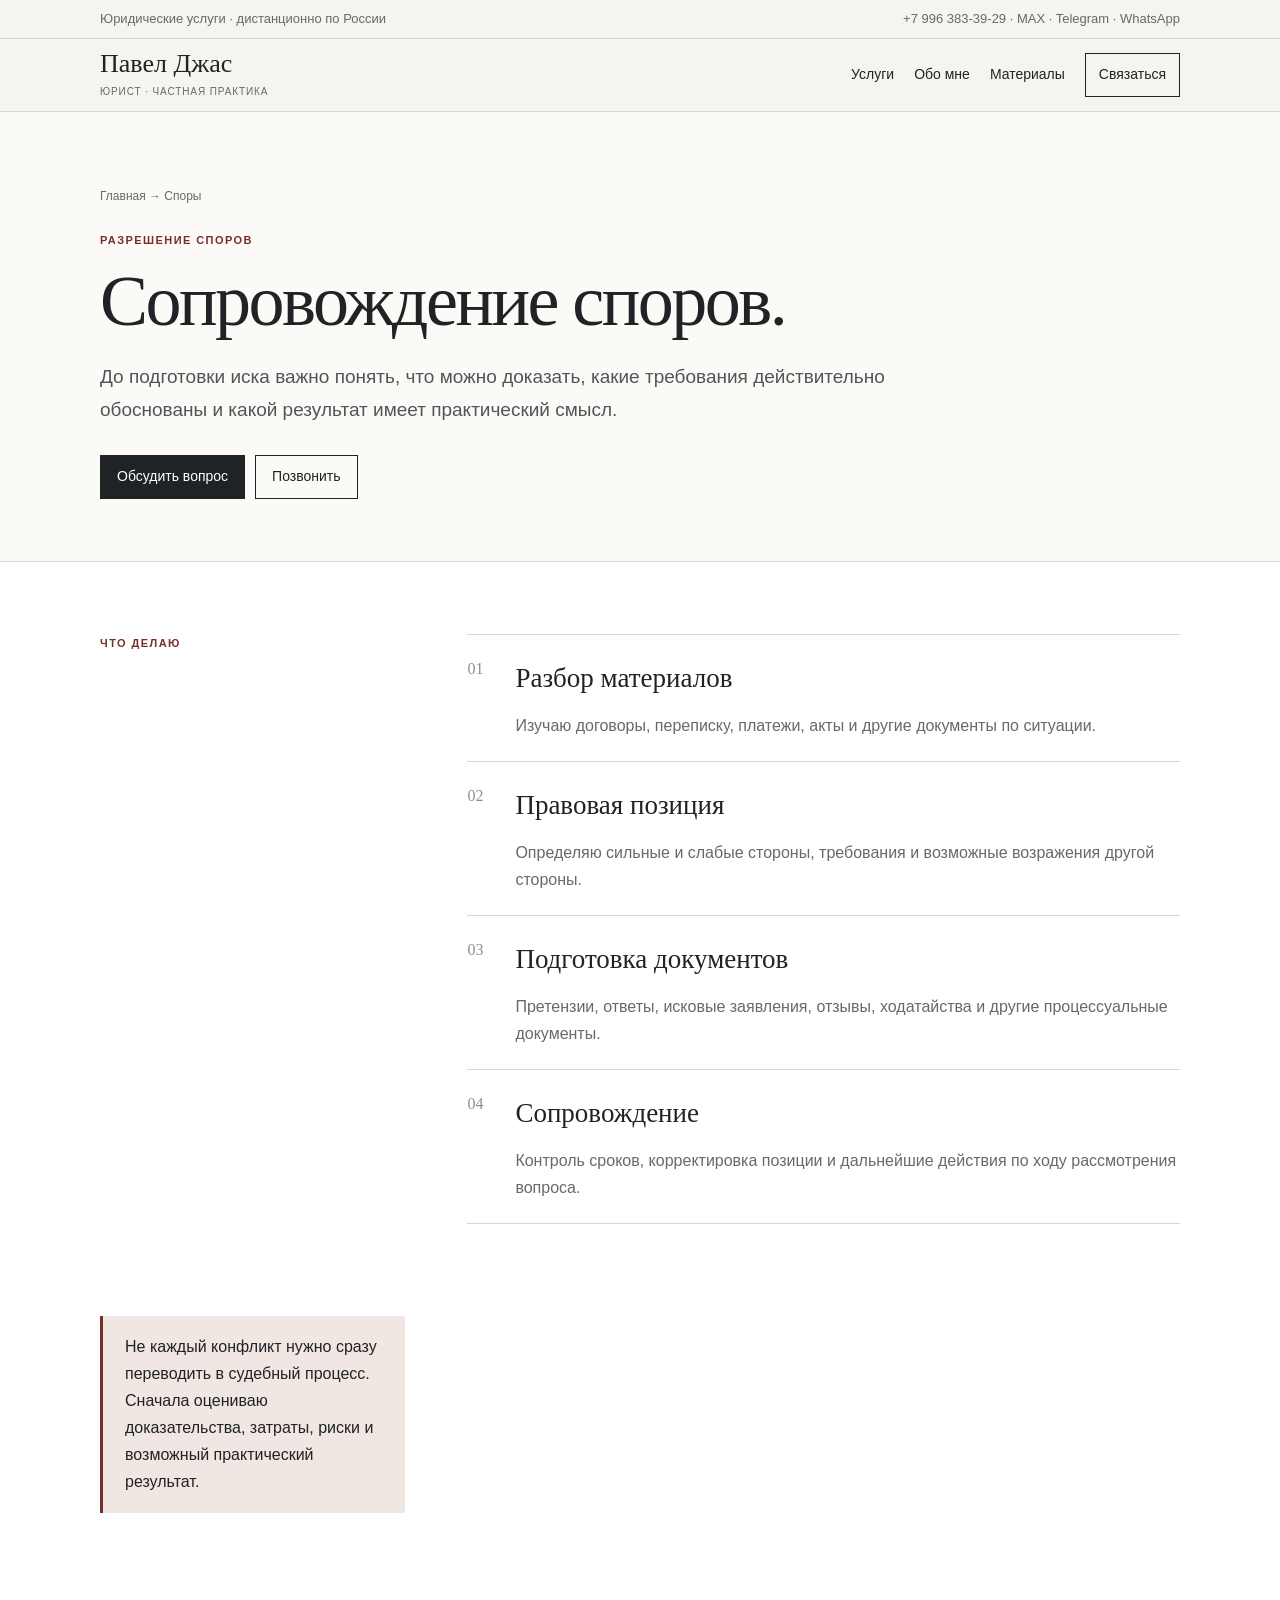
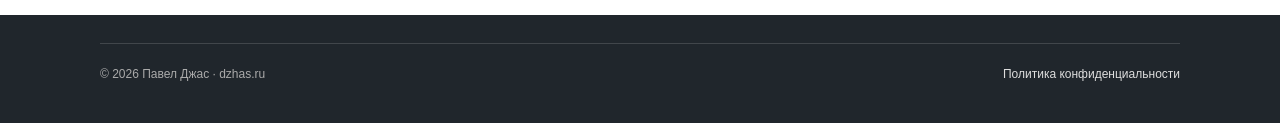
<file: disputes.html>
<!doctype html><html lang="ru"><head><meta charset="utf-8"><meta name="viewport" content="width=device-width,initial-scale=1"><title>Сопровождение споров — Павел Джас</title><meta name="description" content="Анализ перспектив спора, подготовка правовой позиции и документов, досудебная и судебная работа."><link rel="stylesheet" href="/site.css"></head><body><div class="top"><div class="wrap"><span>Юридические услуги · дистанционно по России</span><span><a href="tel:+79963833929">+7 996 383-39-29</a> · MAX · Telegram · WhatsApp</span></div></div><header><div class="wrap"><nav><a class="brand" href="/"><b>Павел Джас</b><span>юрист · частная практика</span></a><div class="menu"><a href="/#services">Услуги</a><a href="/#about">Обо мне</a><a href="/#materials">Материалы</a><a class="cta" href="/#contact">Связаться</a></div></nav></div></header><main><section class="hero"><div class="wrap"><div class="crumb"><a href="/">Главная</a> → Споры</div><div class="eyebrow">Разрешение споров</div><h1>Сопровождение споров.</h1><p class="lead">До подготовки иска важно понять, что можно доказать, какие требования действительно обоснованы и какой результат имеет практический смысл.</p><div class="buttons"><a class="btn primary" href="/#contact">Обсудить вопрос</a><a class="btn" href="tel:+79963833929">Позвонить</a></div></div></section><section class="white"><div class="wrap grid"><div class="kicker">Что делаю</div><div class="list"><div class="item"><span class="num">01</span><div><h3>Разбор материалов</h3><p>Изучаю договоры, переписку, платежи, акты и другие документы по ситуации.</p></div></div><div class="item"><span class="num">02</span><div><h3>Правовая позиция</h3><p>Определяю сильные и слабые стороны, требования и возможные возражения другой стороны.</p></div></div><div class="item"><span class="num">03</span><div><h3>Подготовка документов</h3><p>Претензии, ответы, исковые заявления, отзывы, ходатайства и другие процессуальные документы.</p></div></div><div class="item"><span class="num">04</span><div><h3>Сопровождение</h3><p>Контроль сроков, корректировка позиции и дальнейшие действия по ходу рассмотрения вопроса.</p></div></div></div><div class="note">Не каждый конфликт нужно сразу переводить в судебный процесс. Сначала оцениваю доказательства, затраты, риски и возможный практический результат.</div></div></section></main><footer><div class="wrap footer"><div>© 2026 Павел Джас · dzhas.ru</div><div><a href="/privacy.html">Политика конфиденциальности</a></div></div></footer></body></html>
</file>
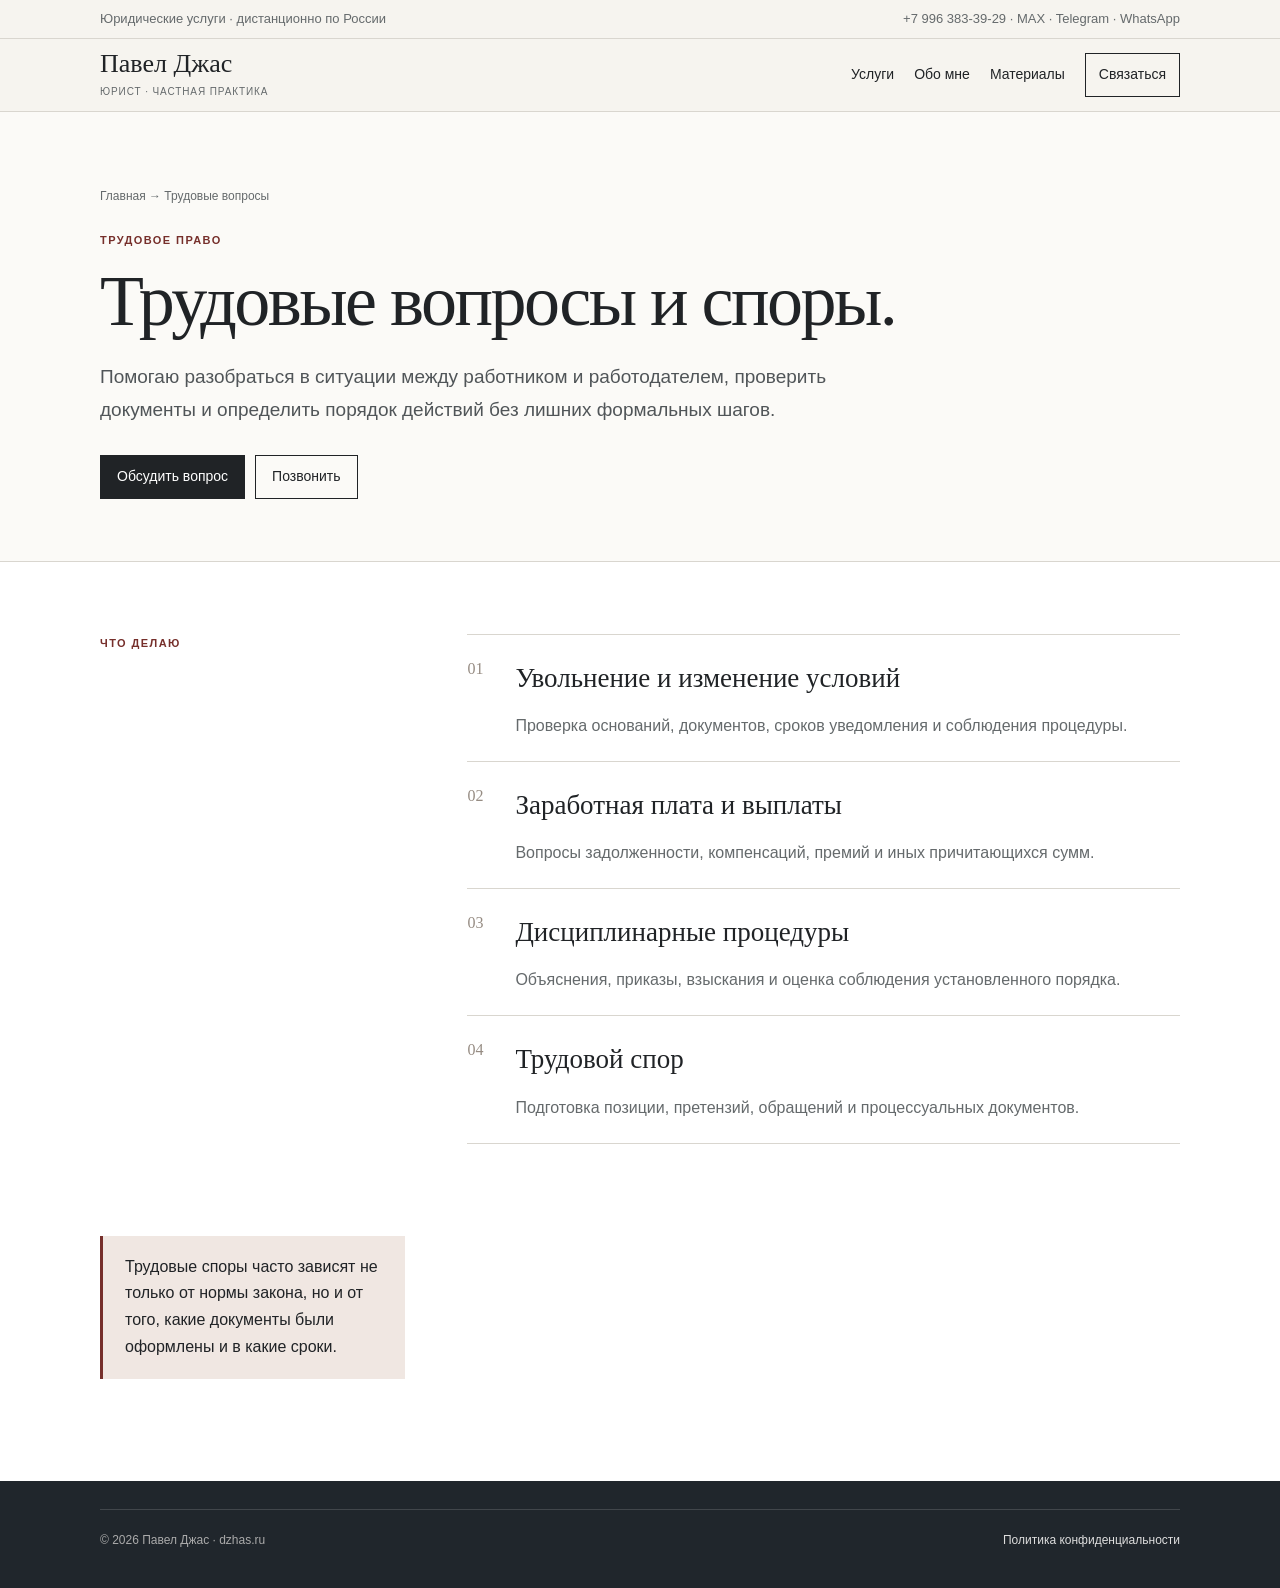
<file: labor.html>
<!doctype html><html lang="ru"><head><meta charset="utf-8"><meta name="viewport" content="width=device-width,initial-scale=1"><title>Трудовые вопросы — Павел Джас</title><meta name="description" content="Юридическая помощь по трудовым вопросам: увольнение, изменение условий труда, выплаты, дисциплинарные процедуры и споры."><link rel="stylesheet" href="/site.css"></head><body><div class="top"><div class="wrap"><span>Юридические услуги · дистанционно по России</span><span><a href="tel:+79963833929">+7 996 383-39-29</a> · MAX · Telegram · WhatsApp</span></div></div><header><div class="wrap"><nav><a class="brand" href="/"><b>Павел Джас</b><span>юрист · частная практика</span></a><div class="menu"><a href="/#services">Услуги</a><a href="/#about">Обо мне</a><a href="/#materials">Материалы</a><a class="cta" href="/#contact">Связаться</a></div></nav></div></header><main><section class="hero"><div class="wrap"><div class="crumb"><a href="/">Главная</a> → Трудовые вопросы</div><div class="eyebrow">Трудовое право</div><h1>Трудовые вопросы и споры.</h1><p class="lead">Помогаю разобраться в ситуации между работником и работодателем, проверить документы и определить порядок действий без лишних формальных шагов.</p><div class="buttons"><a class="btn primary" href="/#contact">Обсудить вопрос</a><a class="btn" href="tel:+79963833929">Позвонить</a></div></div></section><section class="white"><div class="wrap grid"><div class="kicker">Что делаю</div><div class="list"><div class="item"><span class="num">01</span><div><h3>Увольнение и изменение условий</h3><p>Проверка оснований, документов, сроков уведомления и соблюдения процедуры.</p></div></div><div class="item"><span class="num">02</span><div><h3>Заработная плата и выплаты</h3><p>Вопросы задолженности, компенсаций, премий и иных причитающихся сумм.</p></div></div><div class="item"><span class="num">03</span><div><h3>Дисциплинарные процедуры</h3><p>Объяснения, приказы, взыскания и оценка соблюдения установленного порядка.</p></div></div><div class="item"><span class="num">04</span><div><h3>Трудовой спор</h3><p>Подготовка позиции, претензий, обращений и процессуальных документов.</p></div></div></div><div class="note">Трудовые споры часто зависят не только от нормы закона, но и от того, какие документы были оформлены и в какие сроки.</div></div></section></main><footer><div class="wrap footer"><div>© 2026 Павел Джас · dzhas.ru</div><div><a href="/privacy.html">Политика конфиденциальности</a></div></div></footer></body></html>
</file>
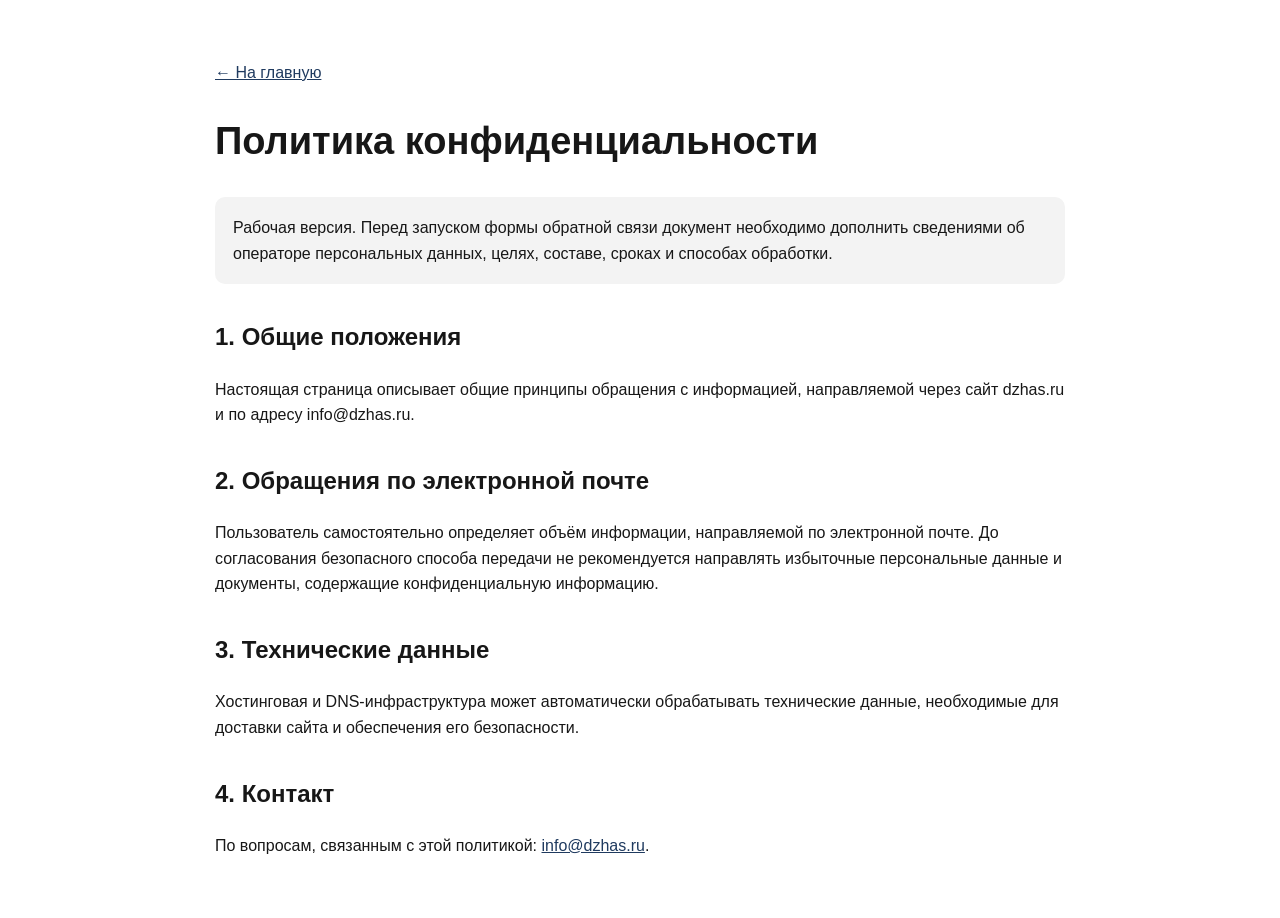
<file: privacy.html>
<!doctype html><html lang="ru"><head><meta charset="utf-8"><meta name="viewport" content="width=device-width,initial-scale=1"><title>Политика конфиденциальности — ДЖАС</title><style>body{font-family:Arial,sans-serif;max-width:850px;margin:60px auto;padding:0 24px;line-height:1.6;color:#171717}a{color:#1f3a5f}h1{font-size:38px}h2{margin-top:34px}.note{background:#f3f3f3;padding:18px;border-radius:10px}</style></head><body><p><a href="/">← На главную</a></p><h1>Политика конфиденциальности</h1><p class="note">Рабочая версия. Перед запуском формы обратной связи документ необходимо дополнить сведениями об операторе персональных данных, целях, составе, сроках и способах обработки.</p><h2>1. Общие положения</h2><p>Настоящая страница описывает общие принципы обращения с информацией, направляемой через сайт dzhas.ru и по адресу info@dzhas.ru.</p><h2>2. Обращения по электронной почте</h2><p>Пользователь самостоятельно определяет объём информации, направляемой по электронной почте. До согласования безопасного способа передачи не рекомендуется направлять избыточные персональные данные и документы, содержащие конфиденциальную информацию.</p><h2>3. Технические данные</h2><p>Хостинговая и DNS-инфраструктура может автоматически обрабатывать технические данные, необходимые для доставки сайта и обеспечения его безопасности.</p><h2>4. Контакт</h2><p>По вопросам, связанным с этой политикой: <a href="mailto:info@dzhas.ru">info@dzhas.ru</a>.</p></body></html>
</file>
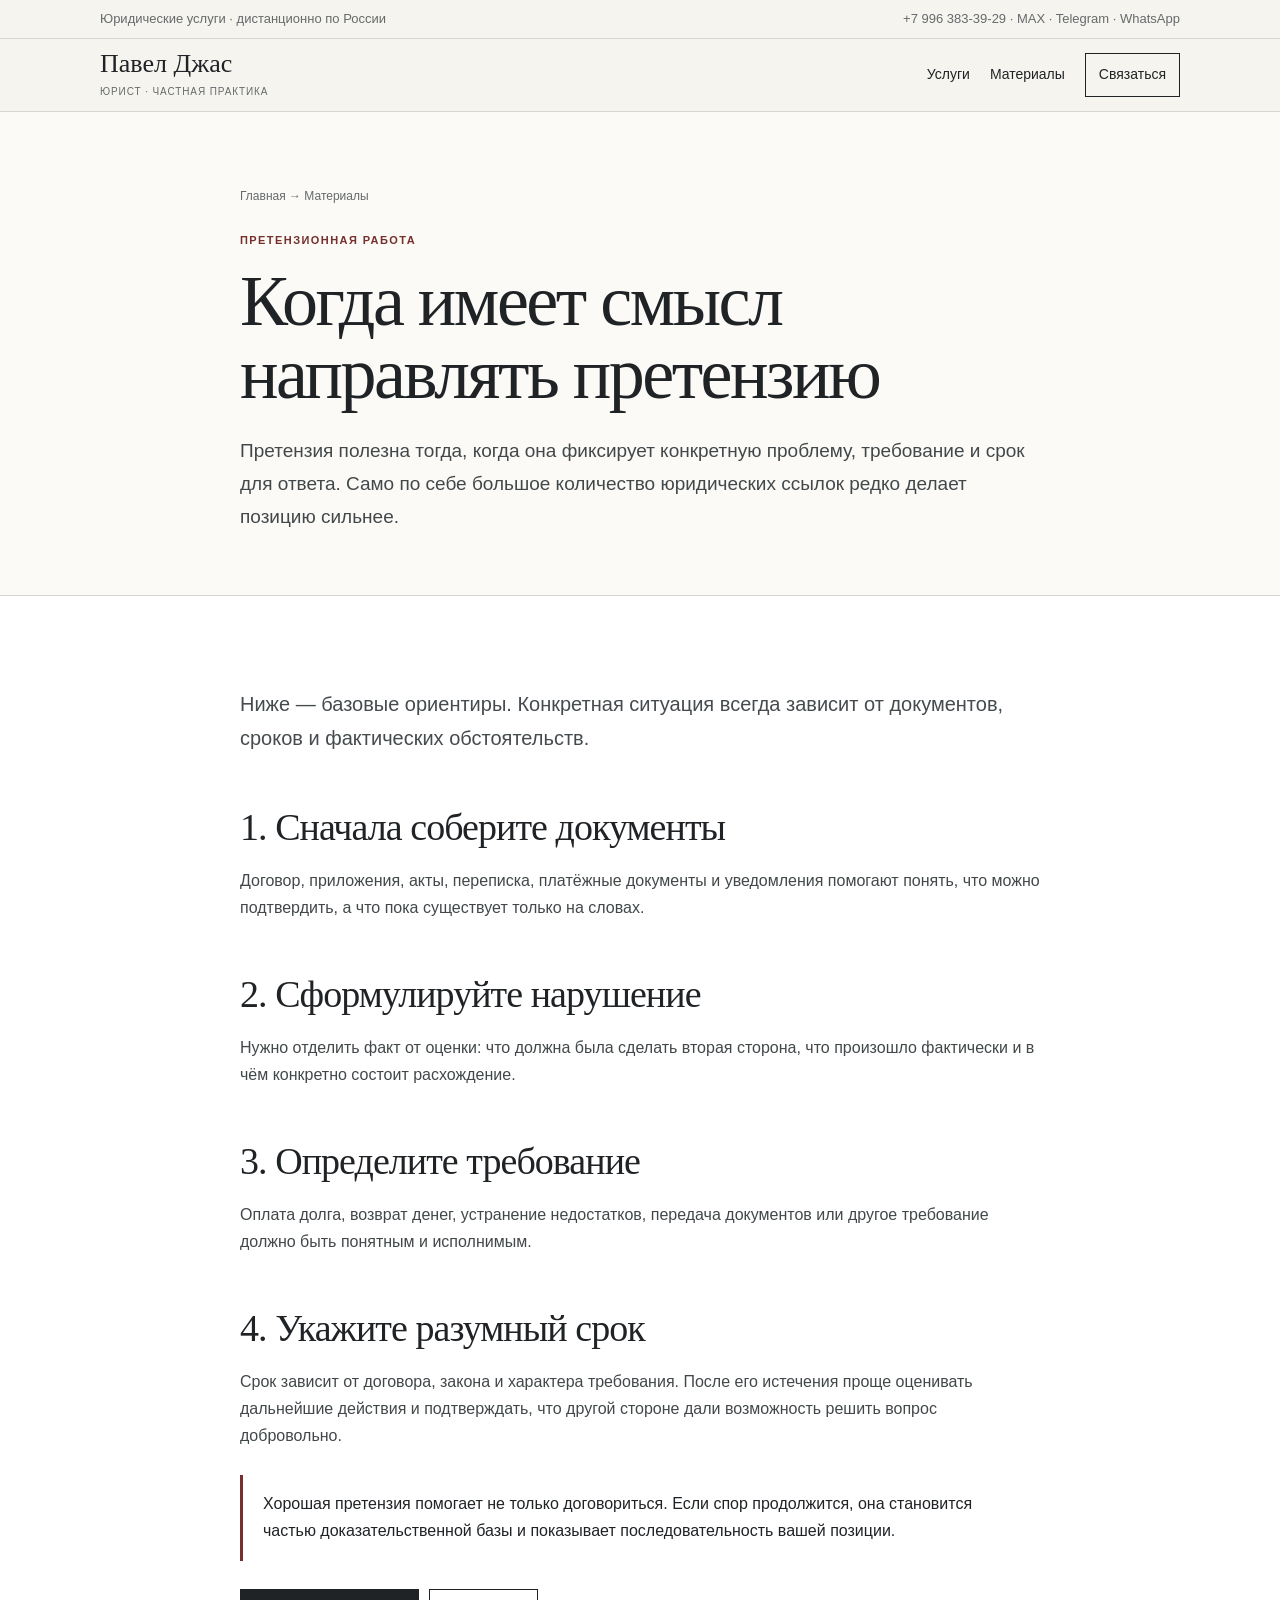
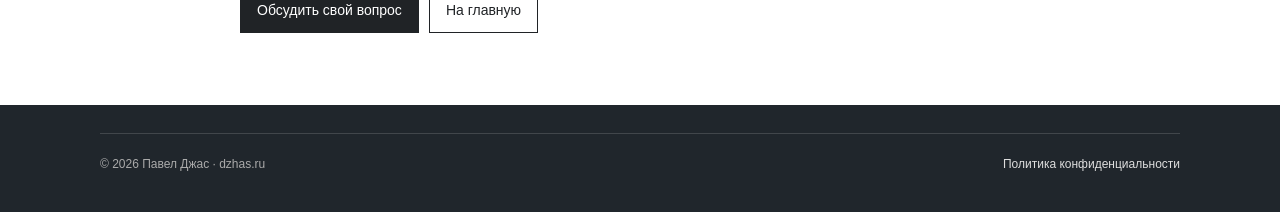
<file: materials/claim.html>
<!doctype html><html lang="ru"><head><meta charset="utf-8"><meta name="viewport" content="width=device-width,initial-scale=1"><title>Когда имеет смысл направлять претензию — Павел Джас</title><link rel="stylesheet" href="/site.css"></head><body><div class="top"><div class="wrap"><span>Юридические услуги · дистанционно по России</span><span><a href="tel:+79963833929">+7 996 383-39-29</a> · MAX · Telegram · WhatsApp</span></div></div><header><div class="wrap"><nav><a class="brand" href="/"><b>Павел Джас</b><span>юрист · частная практика</span></a><div class="menu"><a href="/#services">Услуги</a><a href="/#materials">Материалы</a><a class="cta" href="/#contact">Связаться</a></div></nav></div></header><main><section class="hero"><div class="wrap article"><div class="crumb"><a href="/">Главная</a> → Материалы</div><div class="eyebrow">Претензионная работа</div><h1>Когда имеет смысл направлять претензию</h1><p class="lead">Претензия полезна тогда, когда она фиксирует конкретную проблему, требование и срок для ответа. Само по себе большое количество юридических ссылок редко делает позицию сильнее.</p></div></section><section class="white"><div class="wrap article"><p class="intro">Ниже — базовые ориентиры. Конкретная ситуация всегда зависит от документов, сроков и фактических обстоятельств.</p><h2>1. Сначала соберите документы</h2><p>Договор, приложения, акты, переписка, платёжные документы и уведомления помогают понять, что можно подтвердить, а что пока существует только на словах.</p><h2>2. Сформулируйте нарушение</h2><p>Нужно отделить факт от оценки: что должна была сделать вторая сторона, что произошло фактически и в чём конкретно состоит расхождение.</p><h2>3. Определите требование</h2><p>Оплата долга, возврат денег, устранение недостатков, передача документов или другое требование должно быть понятным и исполнимым.</p><h2>4. Укажите разумный срок</h2><p>Срок зависит от договора, закона и характера требования. После его истечения проще оценивать дальнейшие действия и подтверждать, что другой стороне дали возможность решить вопрос добровольно.</p><div class="callout">Хорошая претензия помогает не только договориться. Если спор продолжится, она становится частью доказательственной базы и показывает последовательность вашей позиции.</div><div class="buttons"><a class="btn primary" href="/#contact">Обсудить свой вопрос</a><a class="btn" href="/">На главную</a></div></div></section></main><footer><div class="wrap footer"><div>© 2026 Павел Джас · dzhas.ru</div><div><a href="/privacy.html">Политика конфиденциальности</a></div></div></footer></body></html>
</file>
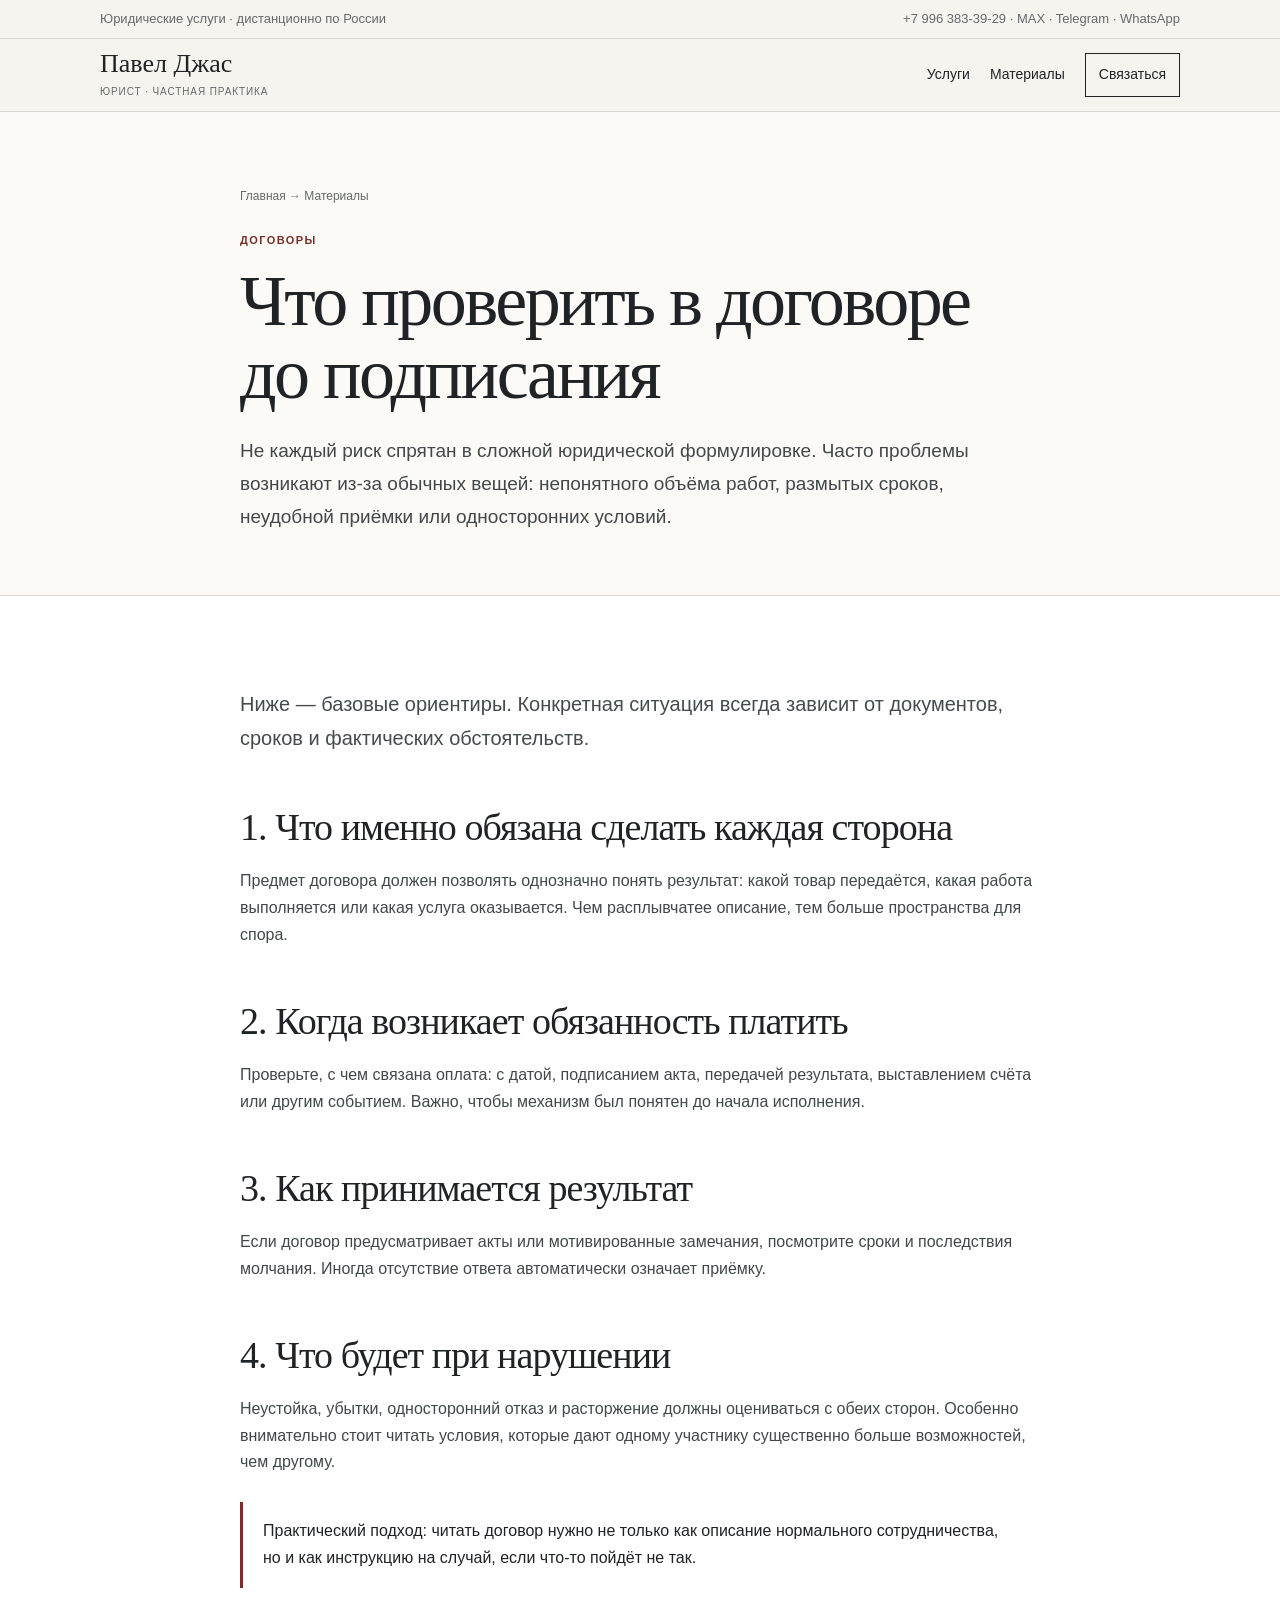
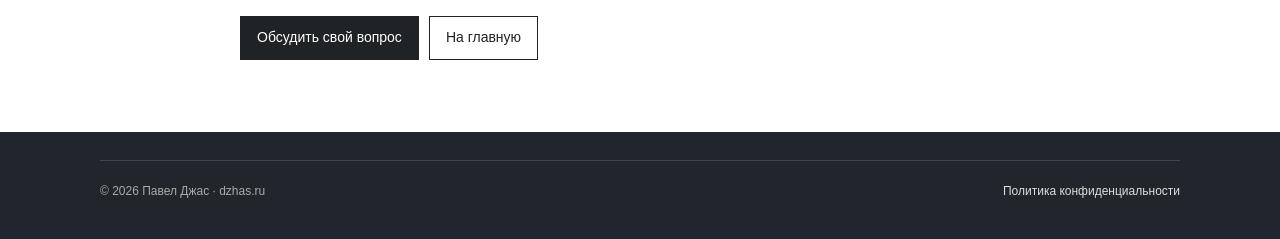
<file: materials/contract-check.html>
<!doctype html><html lang="ru"><head><meta charset="utf-8"><meta name="viewport" content="width=device-width,initial-scale=1"><title>Что проверить в договоре до подписания — Павел Джас</title><link rel="stylesheet" href="/site.css"></head><body><div class="top"><div class="wrap"><span>Юридические услуги · дистанционно по России</span><span><a href="tel:+79963833929">+7 996 383-39-29</a> · MAX · Telegram · WhatsApp</span></div></div><header><div class="wrap"><nav><a class="brand" href="/"><b>Павел Джас</b><span>юрист · частная практика</span></a><div class="menu"><a href="/#services">Услуги</a><a href="/#materials">Материалы</a><a class="cta" href="/#contact">Связаться</a></div></nav></div></header><main><section class="hero"><div class="wrap article"><div class="crumb"><a href="/">Главная</a> → Материалы</div><div class="eyebrow">Договоры</div><h1>Что проверить в договоре до подписания</h1><p class="lead">Не каждый риск спрятан в сложной юридической формулировке. Часто проблемы возникают из-за обычных вещей: непонятного объёма работ, размытых сроков, неудобной приёмки или односторонних условий.</p></div></section><section class="white"><div class="wrap article"><p class="intro">Ниже — базовые ориентиры. Конкретная ситуация всегда зависит от документов, сроков и фактических обстоятельств.</p><h2>1. Что именно обязана сделать каждая сторона</h2><p>Предмет договора должен позволять однозначно понять результат: какой товар передаётся, какая работа выполняется или какая услуга оказывается. Чем расплывчатее описание, тем больше пространства для спора.</p><h2>2. Когда возникает обязанность платить</h2><p>Проверьте, с чем связана оплата: с датой, подписанием акта, передачей результата, выставлением счёта или другим событием. Важно, чтобы механизм был понятен до начала исполнения.</p><h2>3. Как принимается результат</h2><p>Если договор предусматривает акты или мотивированные замечания, посмотрите сроки и последствия молчания. Иногда отсутствие ответа автоматически означает приёмку.</p><h2>4. Что будет при нарушении</h2><p>Неустойка, убытки, односторонний отказ и расторжение должны оцениваться с обеих сторон. Особенно внимательно стоит читать условия, которые дают одному участнику существенно больше возможностей, чем другому.</p><div class="callout">Практический подход: читать договор нужно не только как описание нормального сотрудничества, но и как инструкцию на случай, если что-то пойдёт не так.</div><div class="buttons"><a class="btn primary" href="/#contact">Обсудить свой вопрос</a><a class="btn" href="/">На главную</a></div></div></section></main><footer><div class="wrap footer"><div>© 2026 Павел Джас · dzhas.ru</div><div><a href="/privacy.html">Политика конфиденциальности</a></div></div></footer></body></html>
</file>
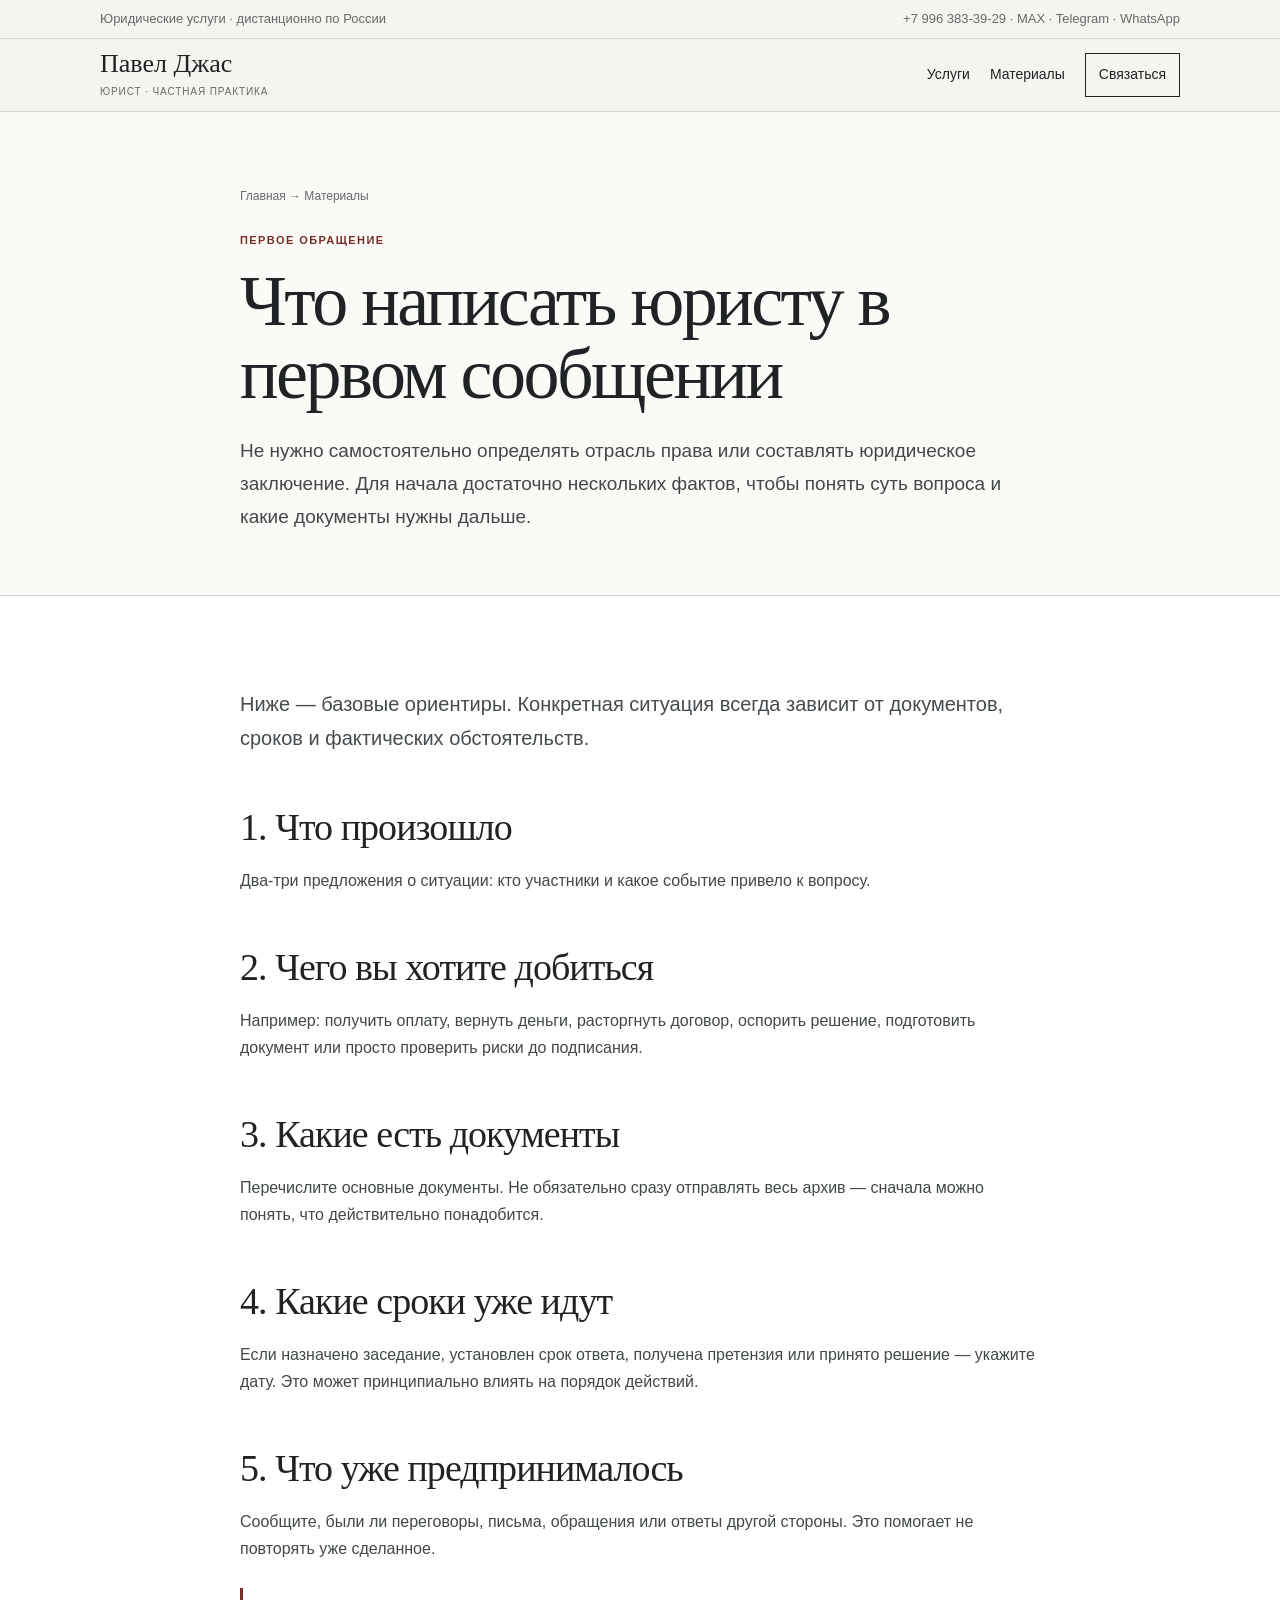
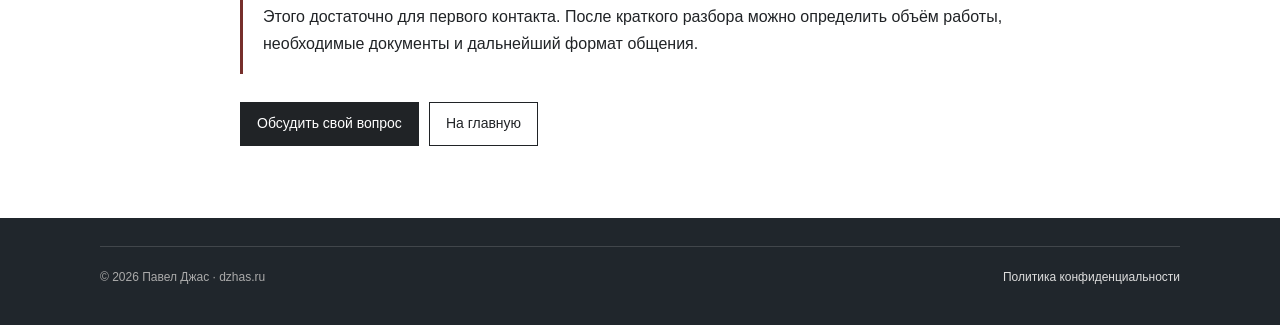
<file: materials/first-message.html>
<!doctype html><html lang="ru"><head><meta charset="utf-8"><meta name="viewport" content="width=device-width,initial-scale=1"><title>Что написать юристу в первом сообщении — Павел Джас</title><link rel="stylesheet" href="/site.css"></head><body><div class="top"><div class="wrap"><span>Юридические услуги · дистанционно по России</span><span><a href="tel:+79963833929">+7 996 383-39-29</a> · MAX · Telegram · WhatsApp</span></div></div><header><div class="wrap"><nav><a class="brand" href="/"><b>Павел Джас</b><span>юрист · частная практика</span></a><div class="menu"><a href="/#services">Услуги</a><a href="/#materials">Материалы</a><a class="cta" href="/#contact">Связаться</a></div></nav></div></header><main><section class="hero"><div class="wrap article"><div class="crumb"><a href="/">Главная</a> → Материалы</div><div class="eyebrow">Первое обращение</div><h1>Что написать юристу в первом сообщении</h1><p class="lead">Не нужно самостоятельно определять отрасль права или составлять юридическое заключение. Для начала достаточно нескольких фактов, чтобы понять суть вопроса и какие документы нужны дальше.</p></div></section><section class="white"><div class="wrap article"><p class="intro">Ниже — базовые ориентиры. Конкретная ситуация всегда зависит от документов, сроков и фактических обстоятельств.</p><h2>1. Что произошло</h2><p>Два-три предложения о ситуации: кто участники и какое событие привело к вопросу.</p><h2>2. Чего вы хотите добиться</h2><p>Например: получить оплату, вернуть деньги, расторгнуть договор, оспорить решение, подготовить документ или просто проверить риски до подписания.</p><h2>3. Какие есть документы</h2><p>Перечислите основные документы. Не обязательно сразу отправлять весь архив — сначала можно понять, что действительно понадобится.</p><h2>4. Какие сроки уже идут</h2><p>Если назначено заседание, установлен срок ответа, получена претензия или принято решение — укажите дату. Это может принципиально влиять на порядок действий.</p><h2>5. Что уже предпринималось</h2><p>Сообщите, были ли переговоры, письма, обращения или ответы другой стороны. Это помогает не повторять уже сделанное.</p><div class="callout">Этого достаточно для первого контакта. После краткого разбора можно определить объём работы, необходимые документы и дальнейший формат общения.</div><div class="buttons"><a class="btn primary" href="/#contact">Обсудить свой вопрос</a><a class="btn" href="/">На главную</a></div></div></section></main><footer><div class="wrap footer"><div>© 2026 Павел Джас · dzhas.ru</div><div><a href="/privacy.html">Политика конфиденциальности</a></div></div></footer></body></html>
</file>
<file: site.css>
:root{--bg:#f6f4ef;--paper:#fff;--ink:#202326;--muted:#656a6c;--line:#d9d6cf;--accent:#762f2b;--accent2:#f0e7e2;--dark:#27313a;--max:1080px}
*{box-sizing:border-box}html{scroll-behavior:smooth}body{margin:0;background:var(--bg);color:var(--ink);font:16px/1.68 Arial,Helvetica,sans-serif;-webkit-font-smoothing:antialiased}a{color:inherit}.wrap{width:min(var(--max),calc(100% - 40px));margin:auto}
.top{border-bottom:1px solid var(--line);font-size:13px;color:var(--muted)}.top .wrap{min-height:38px;display:flex;justify-content:space-between;align-items:center;gap:20px}.top a{text-decoration:none}
header{background:rgba(246,244,239,.97);border-bottom:1px solid var(--line);position:sticky;top:0;z-index:10;backdrop-filter:blur(10px)}nav{min-height:72px;display:flex;align-items:center;justify-content:space-between;gap:28px}.brand{text-decoration:none}.brand b{font:normal 26px Georgia,"Times New Roman",serif}.brand span{display:block;font-size:10px;color:var(--muted);text-transform:uppercase;letter-spacing:.09em;margin-top:3px}.menu{display:flex;gap:20px;align-items:center}.menu a{text-decoration:none;font-size:14px}.cta{border:1px solid var(--ink);padding:9px 13px}
.hero{padding:74px 0 62px;background:#fbfaf7;border-bottom:1px solid var(--line)}.crumb{font-size:12px;color:var(--muted);margin-bottom:25px}.crumb a{text-decoration:none}.eyebrow{font-size:11px;text-transform:uppercase;letter-spacing:.13em;color:var(--accent);font-weight:bold}h1,h2,h3{font-family:Georgia,"Times New Roman",serif;font-weight:normal}h1{font-size:clamp(44px,6vw,72px);line-height:1.02;letter-spacing:-.035em;margin:15px 0 22px;max-width:900px}.lead{font-size:19px;line-height:1.75;color:#505558;max-width:790px;margin:0}.buttons{display:flex;gap:10px;flex-wrap:wrap;margin-top:28px}.btn{display:inline-flex;align-items:center;min-height:44px;padding:0 16px;border:1px solid var(--ink);text-decoration:none;font-size:14px}.btn.primary{background:var(--ink);color:white}
section{padding:72px 0}.white{background:#fff}.dark{background:var(--dark);color:#f5f4f0}.grid{display:grid;grid-template-columns:.6fr 1.4fr;gap:62px}.kicker{font-size:11px;color:var(--accent);text-transform:uppercase;letter-spacing:.13em;font-weight:bold}.dark .kicker{color:#d7afa8}h2{font-size:clamp(35px,4.5vw,56px);line-height:1.08;letter-spacing:-.025em;margin:0 0 20px}h3{font-size:27px;margin:0 0 12px}.copy{font-size:17px;color:#575c5e}.dark .copy{color:#c9cccc}.list{border-top:1px solid var(--line)}.dark .list{border-color:rgba(255,255,255,.18)}.item{padding:21px 0;border-bottom:1px solid var(--line);display:grid;grid-template-columns:32px 1fr;gap:16px}.dark .item{border-color:rgba(255,255,255,.16)}.num{font-family:Georgia,serif;color:#968c83}.item p{margin:4px 0 0;color:var(--muted)}.dark .item p{color:#b8bcbc}
.cards{display:grid;grid-template-columns:repeat(2,1fr);gap:16px}.card{background:#fff;border:1px solid var(--line);padding:25px}.card p{color:var(--muted);margin:0}.card ul{padding-left:20px;color:#555b5d}
.note{border-left:3px solid var(--accent);padding:18px 22px;background:var(--accent2);margin:30px 0}.contact{background:#e9e2d8}.contact-grid{display:grid;grid-template-columns:1.1fr .9fr;gap:60px;align-items:end}.contacts{border-left:3px solid var(--accent);padding-left:24px}.contacts small{display:block;font-size:9px;letter-spacing:.13em;text-transform:uppercase;color:#756f68;margin:16px 0 5px}.phone{font:normal 31px Georgia,serif;text-decoration:none}.email{font-size:18px}.tags{display:flex;gap:7px;flex-wrap:wrap;margin-top:8px}.tag{border:1px solid #a79b8c;padding:6px 9px;font-size:12px;text-decoration:none}
footer{background:#20262c;color:#aaa;padding:28px 0 38px;font-size:12px}.footer{border-top:1px solid rgba(255,255,255,.15);padding-top:20px;display:flex;justify-content:space-between;gap:30px;flex-wrap:wrap}.footer a{color:#ddd;text-decoration:none}
.article{max-width:800px}.article h2{font-size:38px;margin-top:52px}.article h3{font-size:26px;margin-top:32px}.article p,.article li{color:#42484a}.article .intro{font-size:20px;color:#454b4e}.article .callout{border-left:3px solid var(--accent);padding:16px 20px;background:#fff;margin:26px 0}
@media(max-width:780px){.menu a:not(.cta){display:none}.grid,.contact-grid{grid-template-columns:1fr;gap:30px}.cards{grid-template-columns:1fr}.top .wrap{align-items:flex-start;flex-direction:column;gap:2px;padding:6px 0}.hero{padding:52px 0}.wrap{width:min(var(--max),calc(100% - 30px))}}
</file>
